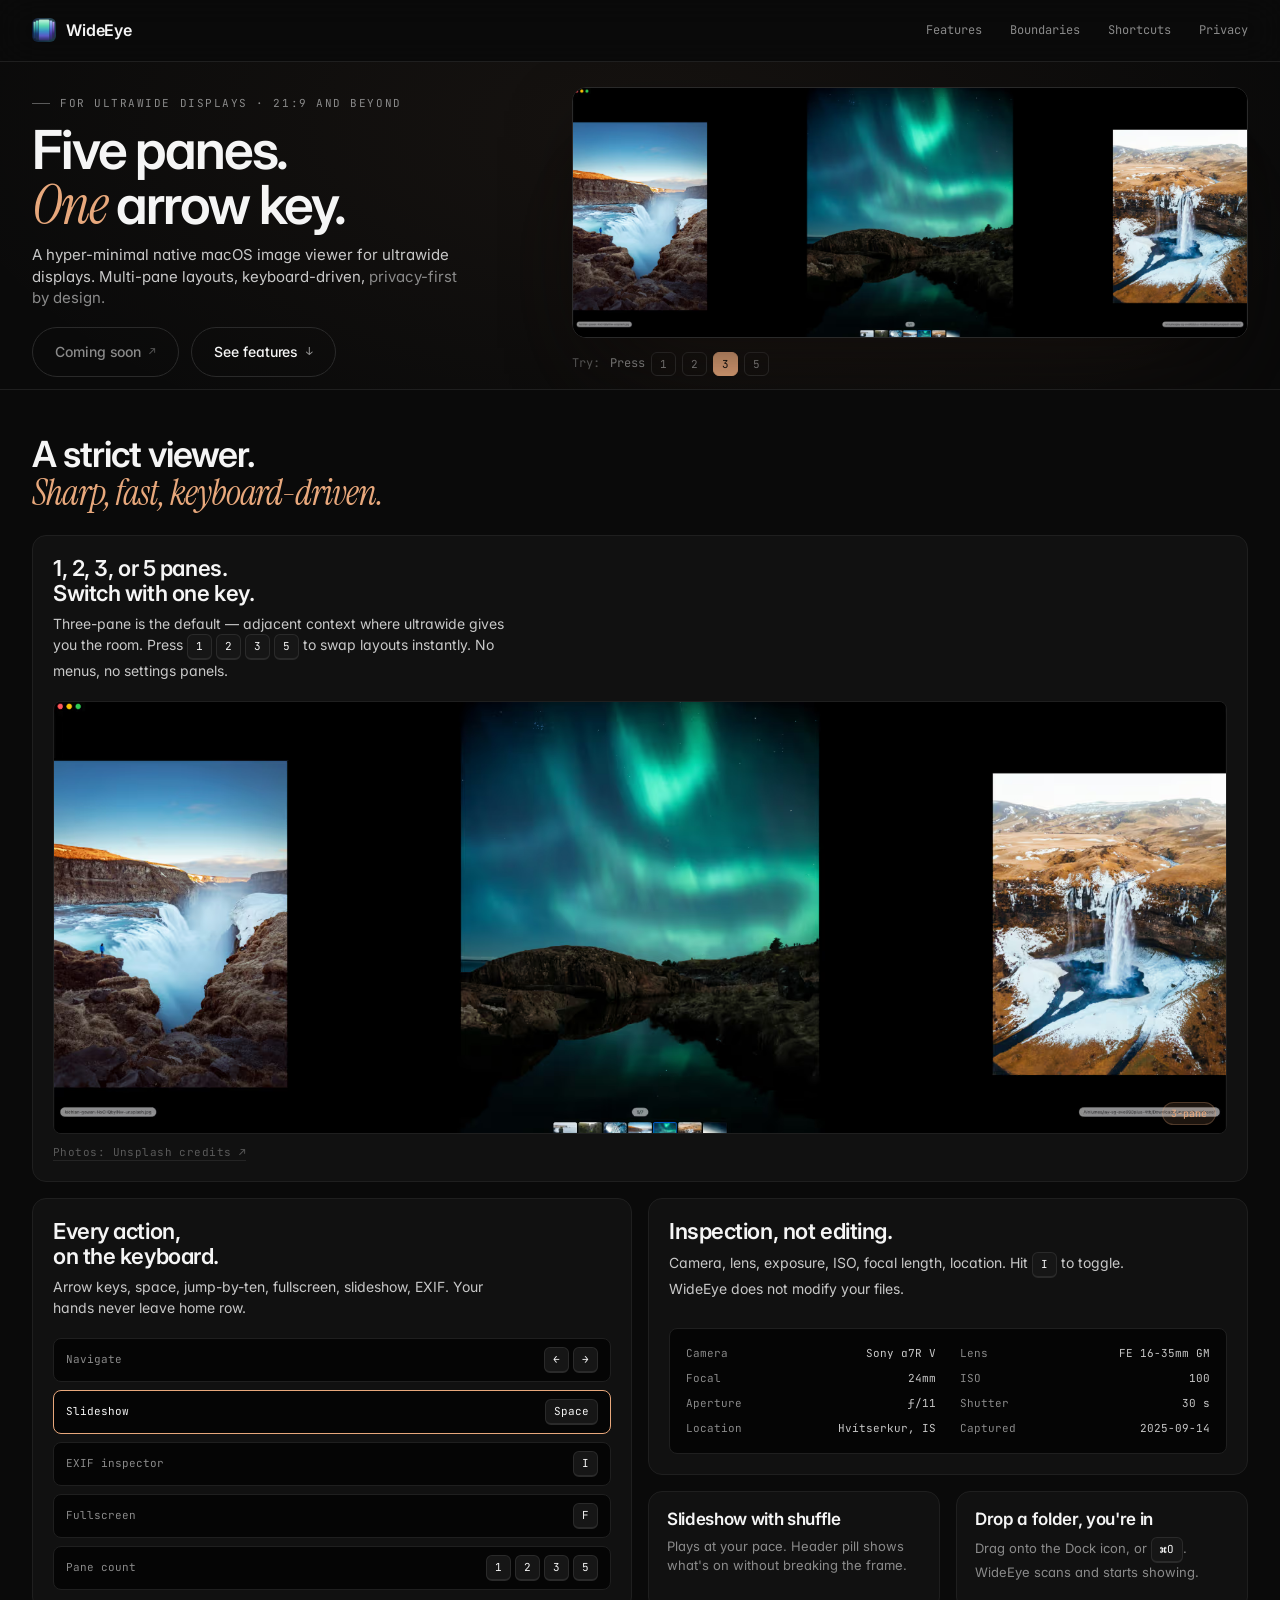
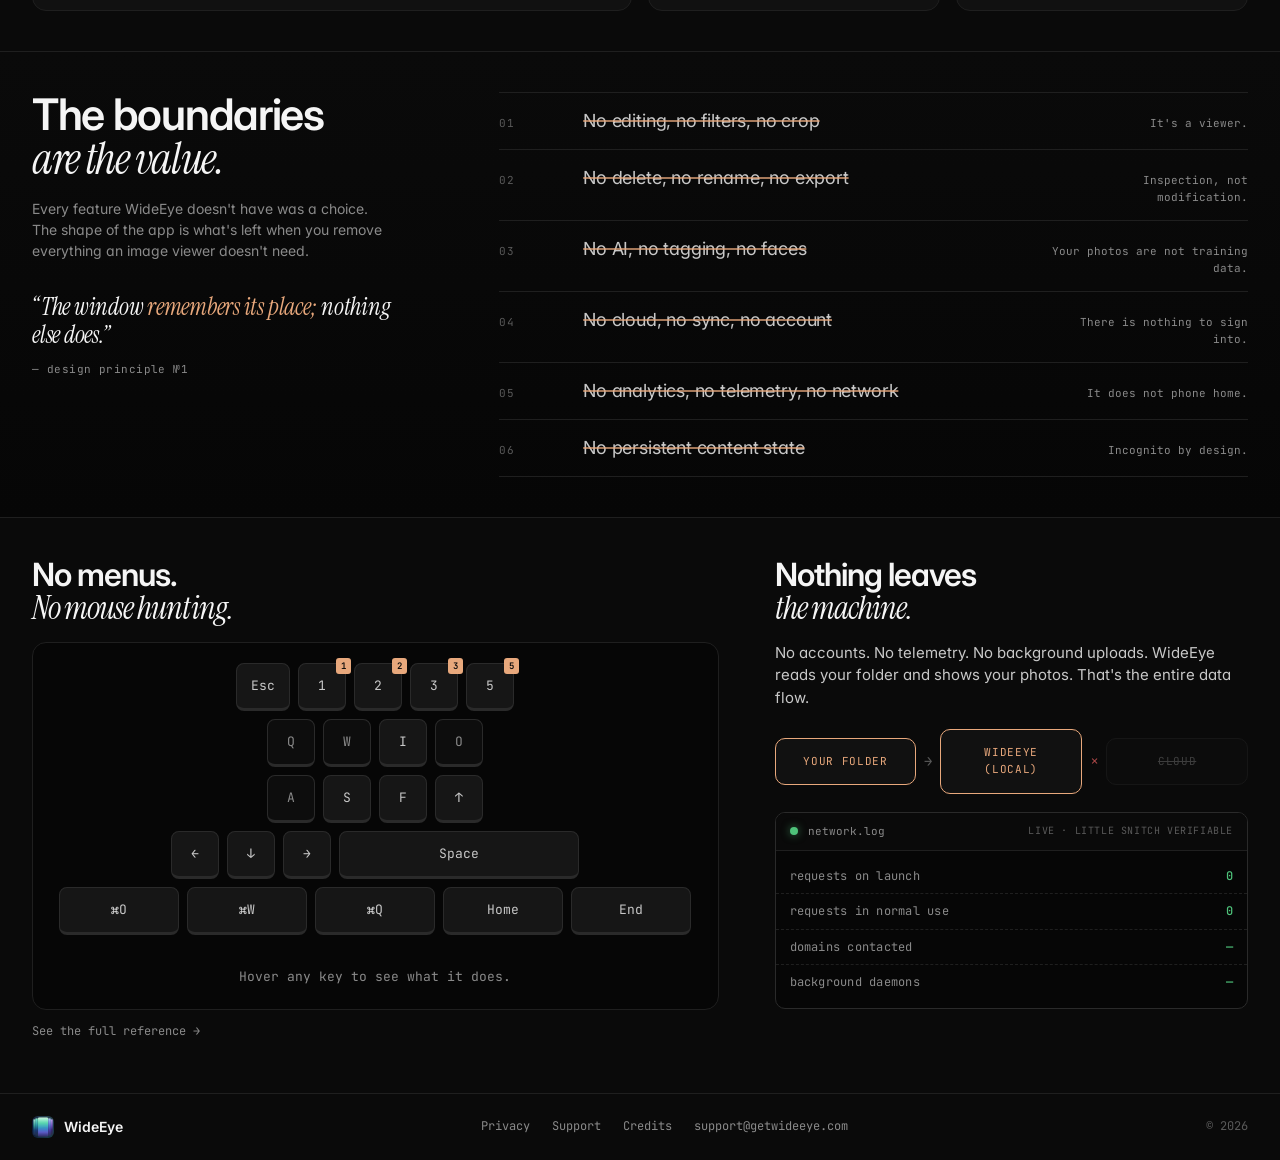
<file: index.html>
<!DOCTYPE html>
<html lang="en">
<head>
  <meta charset="UTF-8">
  <meta name="viewport" content="width=device-width, initial-scale=1.0">
  <title>WideEye — The image viewer for ultrawide displays</title>
  <meta name="description" content="A hyper-minimal, ultrawide-optimized native macOS image viewer. Multi-pane layouts, keyboard-driven, privacy-first.">
  <link rel="icon" type="image/png" sizes="16x16" href="favicon-16.png">
  <link rel="icon" type="image/png" sizes="32x32" href="favicon-32.png">
  <link rel="icon" type="image/png" sizes="48x48" href="favicon-48.png">
  <link rel="apple-touch-icon" sizes="180x180" href="apple-touch-icon.png">

  <meta property="og:title" content="WideEye">
  <meta property="og:description" content="The image viewer for ultrawide displays.">
  <meta property="og:image" content="https://getwideeye.com/og-image.png">
  <meta property="og:image:width" content="1200">
  <meta property="og:image:height" content="630">
  <meta property="og:image:type" content="image/png">
  <meta property="og:image:alt" content="WideEye — the image viewer for ultrawide displays.">
  <meta property="og:url" content="https://getwideeye.com">
  <meta name="twitter:card" content="summary_large_image">

  <link rel="preconnect" href="https://fonts.googleapis.com">
  <link rel="preconnect" href="https://fonts.gstatic.com" crossorigin>
  <link href="https://fonts.googleapis.com/css2?family=Inter:wght@300;400;500;600;700&family=Instrument+Serif:ital@0;1&family=JetBrains+Mono:wght@400;500&display=swap" rel="stylesheet">
  <link rel="stylesheet" href="we-styles.css">

  <style>
    :root {
      --bg: #0a0a0a;
      --bg-1: #111;
      --bg-2: #161616;
      --fg: #f5f5f5;
      --fg-2: #c8c8c8;
      --muted: #8a8a8a;
      --muted-2: #5a5a5a;
      --line: #1f1f1f;
      --line-2: #2a2a2a;
      --accent: #e8a87c;
      --accent-2: #f4c8a4;
      --max-narrow: 920px;
      --max: 1320px;
      --max-wide: 1520px;
      --pane-gap: 14px;
    }
    * { box-sizing: border-box; }
    html, body {
      margin: 0; padding: 0;
      background: var(--bg);
      color: var(--fg);
      font-family: "Inter", -apple-system, BlinkMacSystemFont, "SF Pro Text", system-ui, sans-serif;
      font-size: 16px;
      line-height: 1.55;
      -webkit-font-smoothing: antialiased;
      text-rendering: optimizeLegibility;
      overflow-x: hidden;
    }
    body { font-feature-settings: "ss01", "cv11"; }

    .mono { font-family: "JetBrains Mono", ui-monospace, "SF Mono", Menlo, monospace; }
    .serif { font-family: "Instrument Serif", "Iowan Old Style", Georgia, serif; font-style: italic; font-weight: 400; }

    .wrap { max-width: var(--max); margin: 0 auto; padding: 0 32px; }
    .wrap-narrow { max-width: var(--max-narrow); margin: 0 auto; padding: 0 32px; }
    .wrap-wide { max-width: var(--max-wide); margin: 0 auto; padding: 0 32px; }

    .eyebrow {
      font-family: "JetBrains Mono", ui-monospace, monospace;
      font-size: 11px;
      letter-spacing: 0.14em;
      text-transform: uppercase;
      color: var(--muted);
      display: inline-flex;
      align-items: center;
      gap: 10px;
    }
    .eyebrow::before {
      content: "";
      display: inline-block;
      width: 18px;
      height: 1px;
      background: var(--muted-2);
    }

    a { color: var(--fg); text-decoration: none; }
    a:hover { color: var(--accent); }

    kbd {
      display: inline-flex;
      align-items: center;
      justify-content: center;
      font-family: "JetBrains Mono", ui-monospace, monospace;
      font-size: 11px;
      line-height: 1;
      padding: 6px 8px;
      min-width: 24px;
      background: #161616;
      border: 1px solid var(--line-2);
      border-bottom-width: 2px;
      border-radius: 6px;
      color: var(--fg);
    }

    /* ───────── Header ───────── */
    header.site {
      position: sticky; top: 0; z-index: 50;
      padding: 18px 0;
      backdrop-filter: blur(20px) saturate(120%);
      -webkit-backdrop-filter: blur(20px) saturate(120%);
      background: rgba(10,10,10,0.6);
      border-bottom: 1px solid var(--line);
    }
    header.site .row {
      max-width: var(--max-wide);
      margin: 0 auto;
      padding: 0 32px;
      display: flex;
      align-items: center;
      justify-content: space-between;
      gap: 24px;
    }
    .brand {
      display: flex; align-items: center; gap: 10px;
      font-weight: 600;
      letter-spacing: -0.01em;
    }
    .brand img { width: 24px; height: 24px; border-radius: 6px; }
    header nav {
      display: flex; gap: 28px;
      font-family: "JetBrains Mono", monospace;
      font-size: 12px;
      color: var(--muted);
    }
    header nav a { color: var(--muted); }
    header nav a:hover { color: var(--fg); }

    /* ───────── Hero — split layout ───────── */
    .hero { padding: 24px 0 12px; position: relative; overflow: hidden; }
    .hero-inner {
      position: relative; z-index: 1;
      max-width: var(--max);
      margin: 0 auto;
      padding: 0 32px;
      display: grid;
      grid-template-columns: minmax(320px, 0.85fr) minmax(0, 1.15fr);
      gap: 40px;
      align-items: center;
    }
    .hero-copy { text-align: left; }
    .hero h1 {
      font-size: clamp(36px, 4.2vw, 60px);
      line-height: 0.98;
      letter-spacing: -0.04em;
      font-weight: 600;
      margin: 12px 0 0;
    }
    .hero h1 .serif { font-size: 1.05em; letter-spacing: -0.02em; color: var(--accent); }
    .hero .tag {
      max-width: 440px;
      margin: 12px 0 0;
      font-size: 15px;
      line-height: 1.45;
      color: var(--fg-2);
    }
    .hero .tag em { color: var(--muted); font-style: normal; }
    .hero-actions {
      margin-top: 18px;
      display: flex;
      gap: 12px;
      align-items: center;
      flex-wrap: wrap;
    }
    .hero::before {
      content: "";
      position: absolute; inset: 0;
      background: radial-gradient(ellipse 1200px 600px at 50% 20%, color-mix(in oklab, var(--accent) 8%, transparent), transparent 60%);
      pointer-events: none;
      opacity: 0.7;
    }

    .btn {
      font-family: "Inter", sans-serif;
      font-size: 14px;
      font-weight: 500;
      letter-spacing: -0.005em;
      padding: 13px 22px;
      border-radius: 999px;
      border: 1px solid transparent;
      cursor: pointer;
      transition: all 0.15s ease;
      text-decoration: none;
      display: inline-flex; align-items: center; gap: 8px;
    }
    .btn-primary { background: var(--fg); color: #0a0a0a; }
    .btn-primary:hover { background: var(--accent-2); color: #0a0a0a; }
    .btn-ghost { background: transparent; color: var(--fg); border-color: var(--line-2); }
    .btn-ghost:hover { border-color: var(--muted); color: var(--fg); }
    .btn .mono { font-size: 11px; opacity: 0.6; }
    .btn-disabled {
      background: transparent; color: var(--muted);
      border-color: var(--line-2);
      cursor: default;
    }

    /* ───────── Sections ───────── */
    section.block {
      padding: 40px 0;
      border-top: 1px solid var(--line);
      position: relative;
    }
    section.block.tight { padding: 28px 0; }
    .sec-head {
      display: flex;
      align-items: baseline;
      justify-content: space-between;
      gap: 32px;
      margin-bottom: 24px;
      flex-wrap: wrap;
    }
    .sec-head h2 {
      font-size: clamp(26px, 3vw, 36px);
      letter-spacing: -0.03em;
      line-height: 1.05;
      font-weight: 600;
      margin: 6px 0 0;
      max-width: 720px;
    }
    .sec-head h2 .serif { color: var(--accent); }
    .sec-head .lead { color: var(--muted); max-width: 380px; font-size: 15px; line-height: 1.55; }

    /* ───────── Footer ───────── */
    footer.site {
      padding: 22px 0;
      border-top: 1px solid var(--line);
      color: var(--muted);
      font-size: 13px;
    }
    footer.site .row.mini {
      max-width: var(--max-wide);
      margin: 0 auto;
      padding: 0 32px;
      display: flex;
      align-items: center;
      justify-content: space-between;
      gap: 24px;
      flex-wrap: wrap;
    }
    .footer-brand { display: flex; align-items: center; gap: 10px; }
    .footer-brand img { width: 22px; height: 22px; border-radius: 6px; }
    .footer-brand b { font-size: 14px; font-weight: 600; color: var(--fg); }
    .footer-links { display: flex; gap: 22px; font-size: 12px; }
    .footer-links a { color: var(--muted); }
    .footer-links a:hover { color: var(--accent); }

    .accent { color: var(--accent); }

    @media (max-width: 900px) {
      .hero-inner { grid-template-columns: 1fr; gap: 24px; text-align: center; }
      .hero-copy { text-align: center; }
      .hero .tag { margin-left: auto; margin-right: auto; }
      .hero-actions { justify-content: center; }
      header nav { display: none; }
    }
    @media (max-width: 720px) {
      .hero { padding: 16px 0 8px; }
      section.block { padding: 32px 0; }
    }
  </style>
</head>
<body>

<header class="site">
  <div class="row">
    <a href="/" class="brand">
      <img src="icon.png" alt="">
      WideEye
    </a>
    <nav>
      <a href="#features">Features</a>
      <a href="#manifesto">Boundaries</a>
      <a href="#shortcuts">Shortcuts</a>
      <a href="/privacy.html">Privacy</a>
    </nav>
  </div>
</header>

<main>

  <!-- ───────── Hero ───────── -->
  <section class="hero">
    <div class="hero-inner">
      <div class="hero-copy">
        <span class="eyebrow">For ultrawide displays&nbsp;·&nbsp;21:9 and beyond</span>
        <h1>Five panes.<br><span class="serif">One</span> arrow key.</h1>
        <p class="tag">A hyper-minimal native macOS image viewer for ultrawide displays. Multi-pane layouts, keyboard-driven, <em>privacy-first by design.</em></p>
        <div class="hero-actions">
          <!-- When the app ships on the Mac App Store, replace the disabled span with:
               <a class="btn btn-primary" href="https://apps.apple.com/app/idXXXXXXXXX">
                 <span>Get it on the Mac App Store</span><span class="mono">↗</span>
               </a> -->
          <span class="btn btn-disabled">
            <span>Coming soon</span>
            <span class="mono">↗</span>
          </span>
          <a class="btn btn-ghost" href="#features">
            <span>See features</span>
            <span class="mono">↓</span>
          </a>
        </div>
      </div>

      <div class="hero-stage" style="margin:0;padding:0;max-width:none">
        <div class="we-app">
          <div class="we-screenshot-stack">
            <picture><source srcset="pane-1panel.avif" type="image/avif"><img class="we-screenshot" src="pane-1panel.jpg" alt="1-pane layout" data-n="1" data-active="false" draggable="false"></picture>
            <picture><source srcset="pane-2panel.avif" type="image/avif"><img class="we-screenshot" src="pane-2panel.jpg" alt="2-pane layout" data-n="2" data-active="false" draggable="false"></picture>
            <picture><source srcset="pane-3panel.avif" type="image/avif"><img class="we-screenshot" src="pane-3panel.jpg" alt="3-pane layout" data-n="3" data-active="true" draggable="false"></picture>
            <picture><source srcset="pane-5panel.avif" type="image/avif"><img class="we-screenshot" src="pane-5panel.jpg" alt="5-pane layout" data-n="5" data-active="false" draggable="false"></picture>
          </div>
        </div>
        <div class="hero-try mono">
          <span style="opacity:0.55">Try:</span>
          <span style="display:inline-flex;gap:6px;align-items:center">
            Press
            <button class="hero-try-key" data-n="1"><kbd>1</kbd></button>
            <button class="hero-try-key" data-n="2"><kbd>2</kbd></button>
            <button class="hero-try-key" data-n="3" data-active="true"><kbd>3</kbd></button>
            <button class="hero-try-key" data-n="5"><kbd>5</kbd></button>
          </span>
        </div>
      </div>
    </div>
  </section>

  <!-- ───────── Features ───────── -->
  <section class="block" id="features">
    <div class="wrap">
      <div class="sec-head">
        <h2>A strict viewer.<br><span class="serif">Sharp, fast, keyboard-driven.</span></h2>
      </div>

      <div class="feat-grid">
        <!-- Large showcase: multi-pane mini demo -->
        <div class="feat-card large">
          <h3 class="feat-title">1, 2, 3, or 5 panes.<br>Switch with one key.</h3>
          <p class="feat-desc">Three-pane is the default — adjacent context where ultrawide gives you the room. Press <kbd>1</kbd> <kbd>2</kbd> <kbd>3</kbd> <kbd>5</kbd> to swap layouts instantly. No menus, no settings panels.</p>
          <div class="feat-visual">
            <div class="mini-pane-wrap">
              <picture><source srcset="pane-1panel.avif" type="image/avif"><img class="mini-pane-img" src="pane-1panel.jpg" alt="1-pane" data-n="1" data-active="false" draggable="false"></picture>
              <picture><source srcset="pane-2panel.avif" type="image/avif"><img class="mini-pane-img" src="pane-2panel.jpg" alt="2-pane" data-n="2" data-active="false" draggable="false"></picture>
              <picture><source srcset="pane-3panel.avif" type="image/avif"><img class="mini-pane-img" src="pane-3panel.jpg" alt="3-pane" data-n="3" data-active="true" draggable="false"></picture>
              <picture><source srcset="pane-5panel.avif" type="image/avif"><img class="mini-pane-img" src="pane-5panel.jpg" alt="5-pane" data-n="5" data-active="false" draggable="false"></picture>
              <div class="mini-pane-label mono">3-pane</div>
            </div>
          </div>
          <div class="feat-credit mono">
            <a href="/credits.html">Photos: Unsplash credits&nbsp;↗</a>
          </div>
        </div>

        <!-- Keyboard — tall left column -->
        <div class="feat-card tall">
          <h3 class="feat-title">Every action,<br>on the keyboard.</h3>
          <p class="feat-desc">Arrow keys, space, jump-by-ten, fullscreen, slideshow, EXIF. Your hands never leave home row.</p>
          <div class="feat-visual">
            <div class="kbd-demo">
              <div class="kbd-demo-row"><span>Navigate</span><span class="keys"><kbd>←</kbd><kbd>→</kbd></span></div>
              <div class="kbd-demo-row"><span>Slideshow</span><span class="keys"><kbd>Space</kbd></span></div>
              <div class="kbd-demo-row"><span>EXIF inspector</span><span class="keys"><kbd>I</kbd></span></div>
              <div class="kbd-demo-row"><span>Fullscreen</span><span class="keys"><kbd>F</kbd></span></div>
              <div class="kbd-demo-row"><span>Pane count</span><span class="keys"><kbd>1</kbd><kbd>2</kbd><kbd>3</kbd><kbd>5</kbd></span></div>
            </div>
          </div>
        </div>

        <!-- Right column stack: EXIF + two small -->
        <div class="feat-card">
          <h3 class="feat-title">Inspection, not editing.</h3>
          <p class="feat-desc">Camera, lens, exposure, ISO, focal length, location. Hit <kbd>I</kbd> to toggle. WideEye does not modify your files.</p>
          <div class="feat-visual">
            <div class="exif-demo">
              <div class="row"><span>Camera</span><span class="v">Sony α7R V</span></div>
              <div class="row"><span>Lens</span><span class="v">FE 16-35mm GM</span></div>
              <div class="row"><span>Focal</span><span class="v">24mm</span></div>
              <div class="row"><span>ISO</span><span class="v">100</span></div>
              <div class="row"><span>Aperture</span><span class="v">ƒ/11</span></div>
              <div class="row"><span>Shutter</span><span class="v">30 s</span></div>
              <div class="row"><span>Location</span><span class="v">Hvítserkur, IS</span></div>
              <div class="row"><span>Captured</span><span class="v">2025-09-14</span></div>
            </div>
          </div>
        </div>

        <div class="feat-card small">
          <h3 class="feat-title">Slideshow with shuffle</h3>
          <p class="feat-desc">Plays at your pace. Header pill shows what's on without breaking the frame.</p>
        </div>
        <div class="feat-card small">
          <h3 class="feat-title">Drop a folder, you're in</h3>
          <p class="feat-desc">Drag onto the Dock icon, or <kbd>⌘O</kbd>. WideEye scans and starts showing.</p>
        </div>
      </div>
    </div>
  </section>

  <!-- ───────── Manifesto ───────── -->
  <section class="block manifesto" id="manifesto">
    <div class="wrap">
      <div class="manifesto-grid">
        <div>
          <h2 style="font-size:clamp(28px,3.4vw,44px);letter-spacing:-0.03em;line-height:1.02;font-weight:600;margin:0 0 16px">
            The boundaries<br><span class="serif">are the value.</span>
          </h2>
          <p style="color:var(--muted);font-size:14px;max-width:360px;line-height:1.5;margin:0">
            Every feature WideEye doesn't have was a choice. The shape of the app is what's left when you remove everything an image viewer doesn't need.
          </p>
          <p class="quote" style="font-family:'Instrument Serif',Georgia,serif;font-style:italic;font-size:24px;line-height:1.2;letter-spacing:-0.01em;color:var(--fg);margin:32px 0 8px;max-width:360px">
            &ldquo;The window <span class="accent">remembers its place;</span> nothing else does.&rdquo;
          </p>
          <p class="mono" style="font-size:11px;color:var(--muted);letter-spacing:0.04em">— design principle №1</p>
        </div>

        <ul class="manifesto-list">
          <li><span class="num">01</span><span class="strike">No editing, no filters, no crop</span><span class="why">It's a viewer.</span></li>
          <li><span class="num">02</span><span class="strike">No delete, no rename, no export</span><span class="why">Inspection, not modification.</span></li>
          <li><span class="num">03</span><span class="strike">No AI, no tagging, no faces</span><span class="why">Your photos are not training data.</span></li>
          <li><span class="num">04</span><span class="strike">No cloud, no sync, no account</span><span class="why">There is nothing to sign into.</span></li>
          <li><span class="num">05</span><span class="strike">No analytics, no telemetry, no network</span><span class="why">It does not phone home.</span></li>
          <li><span class="num">06</span><span class="strike">No persistent content state</span><span class="why">Incognito by design.</span></li>
        </ul>
      </div>
    </div>
  </section>

  <!-- ───────── Shortcuts + Privacy ───────── -->
  <section class="block" id="shortcuts">
    <div class="wrap">
      <div class="sp-grid">
        <!-- Keyboard side -->
        <div>
          <h2 style="font-size:clamp(24px,2.6vw,32px);letter-spacing:-0.03em;line-height:1.05;font-weight:600;margin:0 0 16px">
            No menus.<br><span class="serif">No mouse hunting.</span>
          </h2>

          <div class="kbmap" style="padding:20px">
            <div class="kbmap-rows">
              <div class="kbmap-row">
                <button class="kbmap-key" data-k="Esc">Esc</button>
                <button class="kbmap-key" data-k="1">1<span class="badge">1</span></button>
                <button class="kbmap-key" data-k="2">2<span class="badge">2</span></button>
                <button class="kbmap-key" data-k="3">3<span class="badge">3</span></button>
                <button class="kbmap-key" data-k="5">5<span class="badge">5</span></button>
              </div>
              <div class="kbmap-row">
                <button class="kbmap-key mod" data-k="Q">Q</button>
                <button class="kbmap-key mod" data-k="W">W</button>
                <button class="kbmap-key" data-k="I">I</button>
                <button class="kbmap-key mod" data-k="O">O</button>
              </div>
              <div class="kbmap-row">
                <button class="kbmap-key mod" data-k="A">A</button>
                <button class="kbmap-key" data-k="S">S</button>
                <button class="kbmap-key" data-k="F">F</button>
                <button class="kbmap-key" data-k="↑">↑</button>
              </div>
              <div class="kbmap-row">
                <button class="kbmap-key" data-k="←">←</button>
                <button class="kbmap-key" data-k="↓">↓</button>
                <button class="kbmap-key" data-k="→">→</button>
                <button class="kbmap-key xwide" data-k="Space">Space</button>
              </div>
              <div class="kbmap-row">
                <button class="kbmap-key wide" data-k="⌘O">⌘O</button>
                <button class="kbmap-key wide" data-k="⌘W">⌘W</button>
                <button class="kbmap-key wide" data-k="⌘Q">⌘Q</button>
                <button class="kbmap-key wide" data-k="Home">Home</button>
                <button class="kbmap-key wide" data-k="End">End</button>
              </div>
            </div>
            <div class="kbmap-readout">Hover any key to see what it does.</div>
          </div>

          <p style="margin-top:12px;font-size:12px;color:var(--muted);font-family:'JetBrains Mono',monospace">
            <a href="/shortcuts.html" style="color:var(--muted)">See the full reference →</a>
          </p>
        </div>

        <!-- Privacy side -->
        <div>
          <h2 style="font-size:clamp(24px,2.6vw,32px);letter-spacing:-0.03em;line-height:1.05;font-weight:600;margin:0 0 16px">
            Nothing leaves<br><span class="serif">the machine.</span>
          </h2>
          <p style="color:var(--fg-2);font-size:15px;line-height:1.5;margin:0 0 20px;max-width:460px">
            No accounts. No telemetry. No background uploads. WideEye reads your folder and shows your photos. That's the entire data flow.
          </p>

          <div class="privacy-diagram">
            <div class="node live">Your folder</div>
            <div class="arrow">→</div>
            <div class="node live">WideEye<br>(local)</div>
            <div class="arrow x">&nbsp;</div>
            <div class="node dead">Cloud</div>
          </div>

          <div class="netlog">
            <div class="netlog-head">
              <span class="dot"></span>
              <span class="mono">network.log</span>
              <span class="mono netlog-meta">live · Little Snitch verifiable</span>
            </div>
            <div class="netlog-body mono">
              <div class="netlog-row"><span class="k">requests on launch</span><span class="v zero">0</span></div>
              <div class="netlog-row"><span class="k">requests in normal use</span><span class="v zero">0</span></div>
              <div class="netlog-row"><span class="k">domains contacted</span><span class="v zero">—</span></div>
              <div class="netlog-row"><span class="k">background daemons</span><span class="v zero">—</span></div>
            </div>
          </div>
        </div>
      </div>
    </div>
  </section>

</main>

<footer class="site">
  <div class="row mini">
    <div class="footer-brand">
      <img src="icon.png" alt="">
      <b>WideEye</b>
    </div>
    <div class="footer-links mono">
      <a href="/privacy.html">Privacy</a>
      <a href="/support.html">Support</a>
      <a href="/credits.html">Credits</a>
      <a href="mailto:support@getwideeye.com">support@getwideeye.com</a>
    </div>
    <span class="mono" style="color:var(--muted-2);font-size:12px">© 2026</span>
  </div>
</footer>

<script src="we-app.js" defer></script>

</body>
</html>
</file>
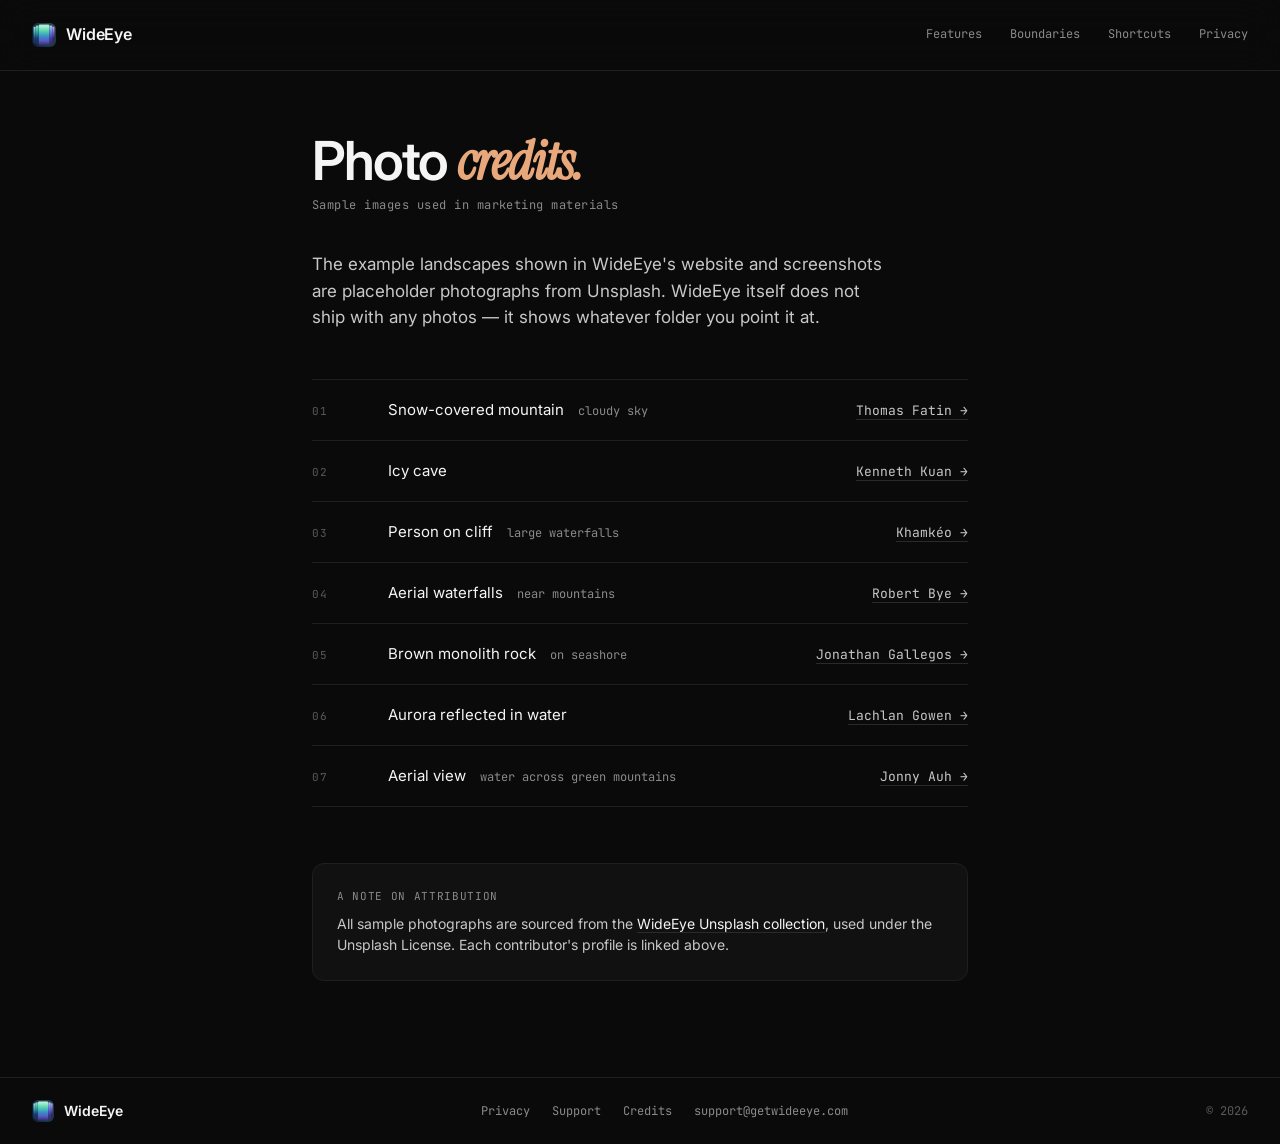
<file: credits.html>
<!DOCTYPE html>
<html lang="en">
<head>
  <meta charset="UTF-8">
  <meta name="viewport" content="width=device-width, initial-scale=1.0">
  <title>Credits — WideEye</title>
  <meta name="description" content="Photo credits and attributions for WideEye marketing materials.">
  <link rel="icon" type="image/png" href="icon.png">
  <link rel="apple-touch-icon" href="icon.png">

  <meta property="og:title" content="Credits — WideEye">
  <meta property="og:description" content="Photo credits and attributions for WideEye marketing materials.">
  <meta property="og:image" content="https://getwideeye.com/og-image.png">
  <meta property="og:image:width" content="1200">
  <meta property="og:image:height" content="630">
  <meta property="og:image:type" content="image/png">
  <meta property="og:url" content="https://getwideeye.com/credits.html">
  <meta name="twitter:card" content="summary_large_image">


  <link rel="preconnect" href="https://fonts.googleapis.com">
  <link rel="preconnect" href="https://fonts.gstatic.com" crossorigin>
  <link href="https://fonts.googleapis.com/css2?family=Inter:wght@300;400;500;600;700&family=Instrument+Serif:ital@0;1&family=JetBrains+Mono:wght@400;500&display=swap" rel="stylesheet">

  <style>
    :root {
      --bg: #0a0a0a;
      --bg-1: #111;
      --fg: #f5f5f5;
      --fg-2: #c8c8c8;
      --muted: #8a8a8a;
      --muted-2: #5a5a5a;
      --line: #1f1f1f;
      --line-2: #2a2a2a;
      --accent: #e8a87c;
    }
    * { box-sizing: border-box; }
    html, body {
      margin: 0; padding: 0;
      background: var(--bg);
      color: var(--fg);
      font-family: "Inter", -apple-system, system-ui, sans-serif;
      font-size: 16px;
      line-height: 1.6;
      -webkit-font-smoothing: antialiased;
    }
    .mono { font-family: "JetBrains Mono", ui-monospace, monospace; }
    .serif { font-family: "Instrument Serif", Georgia, serif; font-style: italic; }
    a { color: var(--fg); text-decoration: none; border-bottom: 1px solid var(--line-2); }
    a:hover { color: var(--accent); border-bottom-color: var(--accent); }

    .wrap { max-width: 720px; margin: 0 auto; padding: 0 32px; }

    header.site {
      padding: 22px 0;
      border-bottom: 1px solid var(--line);
      backdrop-filter: blur(20px);
      background: rgba(10, 10, 10, 0.6);
      position: sticky; top: 0; z-index: 50;
    }
    header.site .row {
      max-width: 1320px; margin: 0 auto; padding: 0 32px;
      display: flex; align-items: center; justify-content: space-between;
    }
    .brand {
      display: flex; align-items: center; gap: 10px;
      font-weight: 600; letter-spacing: -0.01em;
      border-bottom: 0;
    }
    .brand img { width: 24px; height: 24px; border-radius: 6px; }
    header nav { display: flex; gap: 28px; font-family: "JetBrains Mono", monospace; font-size: 12px; }
    header nav a { color: var(--muted); border-bottom: 0; }
    header nav a:hover { color: var(--fg); }

    article.doc { padding: 64px 0 96px; }
    h1 {
      font-size: clamp(36px, 4.2vw, 56px);
      font-weight: 600;
      letter-spacing: -0.04em;
      line-height: 0.98;
      margin: 0 0 8px;
    }
    h1 .serif { color: var(--accent); }
    .meta {
      font-family: "JetBrains Mono", monospace;
      font-size: 12px;
      color: var(--muted);
      margin: 0 0 36px;
      letter-spacing: 0.04em;
    }
    .lede {
      font-size: 17px;
      color: var(--fg-2);
      max-width: 580px;
      margin: 0 0 48px;
      line-height: 1.55;
    }

    .credits-list {
      list-style: none;
      padding: 0;
      margin: 0;
      border-top: 1px solid var(--line);
    }
    .credits-list li {
      display: grid;
      grid-template-columns: 60px 1fr auto;
      align-items: baseline;
      gap: 16px;
      padding: 18px 0;
      border-bottom: 1px solid var(--line);
    }
    .credits-list .num {
      font-family: "JetBrains Mono", monospace;
      font-size: 11px;
      color: var(--muted-2);
      letter-spacing: 0.06em;
    }
    .credits-list .what {
      color: var(--fg);
      font-size: 15px;
    }
    .credits-list .what .hint {
      color: var(--muted);
      font-family: "JetBrains Mono", monospace;
      font-size: 12px;
      margin-left: 10px;
    }
    .credits-list .who {
      font-family: "JetBrains Mono", monospace;
      font-size: 13px;
      color: var(--fg-2);
    }
    .credits-list .who a { color: var(--fg-2); border-bottom-color: var(--line-2); }
    .credits-list .who a:hover { color: var(--accent); border-bottom-color: var(--accent); }

    .source-note {
      margin: 56px 0 0;
      padding: 24px;
      border: 1px solid var(--line);
      border-radius: 12px;
      background: var(--bg-1);
      font-size: 14px;
      color: var(--fg-2);
      line-height: 1.55;
    }
    .source-note .mono { font-size: 11px; color: var(--muted); letter-spacing: 0.06em; text-transform: uppercase; display: block; margin-bottom: 8px; }

    footer.site {
      padding: 22px 0;
      border-top: 1px solid var(--line);
      color: var(--muted);
      font-size: 13px;
    }
    footer.site .row {
      max-width: 1520px; margin: 0 auto; padding: 0 32px;
      display: flex; align-items: center; justify-content: space-between;
      gap: 24px; flex-wrap: wrap;
    }
    footer .footer-brand { display: flex; align-items: center; gap: 10px; }
    footer .footer-brand img { width: 22px; height: 22px; border-radius: 6px; }
    footer .footer-brand b { color: var(--fg); font-size: 14px; font-weight: 600; }
    footer .footer-links { display: flex; gap: 22px; font-size: 12px; font-family: "JetBrains Mono", monospace; }
    footer .footer-links a { color: var(--muted); border-bottom: 0; }
    footer .footer-links a:hover { color: var(--accent); }

    @media (max-width: 720px) {
      .credits-list li { grid-template-columns: 40px 1fr; }
      .credits-list .who { grid-column: 2; }
    }
  </style>
</head>
<body>

<header class="site">
  <div class="row">
    <a href="/" class="brand">
      <img src="icon.png" alt="">
      WideEye
    </a>
    <nav>
      <a href="/#features">Features</a>
      <a href="/#manifesto">Boundaries</a>
      <a href="/#shortcuts">Shortcuts</a>
      <a href="/privacy.html">Privacy</a>
    </nav>
  </div>
</header>

<article class="doc">
  <div class="wrap">
    <h1>Photo <span class="serif">credits.</span></h1>
    <p class="meta">Sample images used in marketing materials</p>

    <p class="lede">
      The example landscapes shown in WideEye's website and screenshots are placeholder photographs from Unsplash. WideEye itself does not ship with any photos &mdash; it shows whatever folder you point it at.
    </p>

    <ul class="credits-list">
      <li>
        <span class="num">01</span>
        <span class="what">Snow-covered mountain <span class="hint">cloudy sky</span></span>
        <span class="who"><a href="https://unsplash.com/@thomi" target="_blank" rel="noopener">Thomas Fatin →</a></span>
      </li>
      <li>
        <span class="num">02</span>
        <span class="what">Icy cave</span>
        <span class="who"><a href="https://unsplash.com/@heavenland" target="_blank" rel="noopener">Kenneth Kuan →</a></span>
      </li>
      <li>
        <span class="num">03</span>
        <span class="what">Person on cliff <span class="hint">large waterfalls</span></span>
        <span class="who"><a href="https://unsplash.com/@mahkeo" target="_blank" rel="noopener">Khamkéo →</a></span>
      </li>
      <li>
        <span class="num">04</span>
        <span class="what">Aerial waterfalls <span class="hint">near mountains</span></span>
        <span class="who"><a href="https://unsplash.com/@robertbye" target="_blank" rel="noopener">Robert Bye →</a></span>
      </li>
      <li>
        <span class="num">05</span>
        <span class="what">Brown monolith rock <span class="hint">on seashore</span></span>
        <span class="who"><a href="https://unsplash.com/@jonathangallegos" target="_blank" rel="noopener">Jonathan Gallegos →</a></span>
      </li>
      <li>
        <span class="num">06</span>
        <span class="what">Aurora reflected in water</span>
        <span class="who"><a href="https://unsplash.com/@lachlangowen" target="_blank" rel="noopener">Lachlan Gowen →</a></span>
      </li>
      <li>
        <span class="num">07</span>
        <span class="what">Aerial view <span class="hint">water across green mountains</span></span>
        <span class="who"><a href="https://unsplash.com/@jonnyauh" target="_blank" rel="noopener">Jonny Auh →</a></span>
      </li>
    </ul>

    <div class="source-note">
      <span class="mono">A note on attribution</span>
      All sample photographs are sourced from the <a href="https://unsplash.com/collections/lwWdW3oUUXo/WideEye" target="_blank" rel="noopener" style="color: var(--fg);">WideEye Unsplash collection</a>, used under the Unsplash License. Each contributor's profile is linked above.
    </div>
  </div>
</article>

<footer class="site">
  <div class="row">
    <div class="footer-brand">
      <img src="icon.png" alt="">
      <b>WideEye</b>
    </div>
    <div class="footer-links">
      <a href="/privacy.html">Privacy</a>
      <a href="/support.html">Support</a>
      <a href="/credits.html">Credits</a>
      <a href="mailto:support@getwideeye.com">support@getwideeye.com</a>
    </div>
    <span class="mono" style="color: var(--muted-2); font-size: 12px;">© 2026</span>
  </div>
</footer>

</body>
</html>
</file>
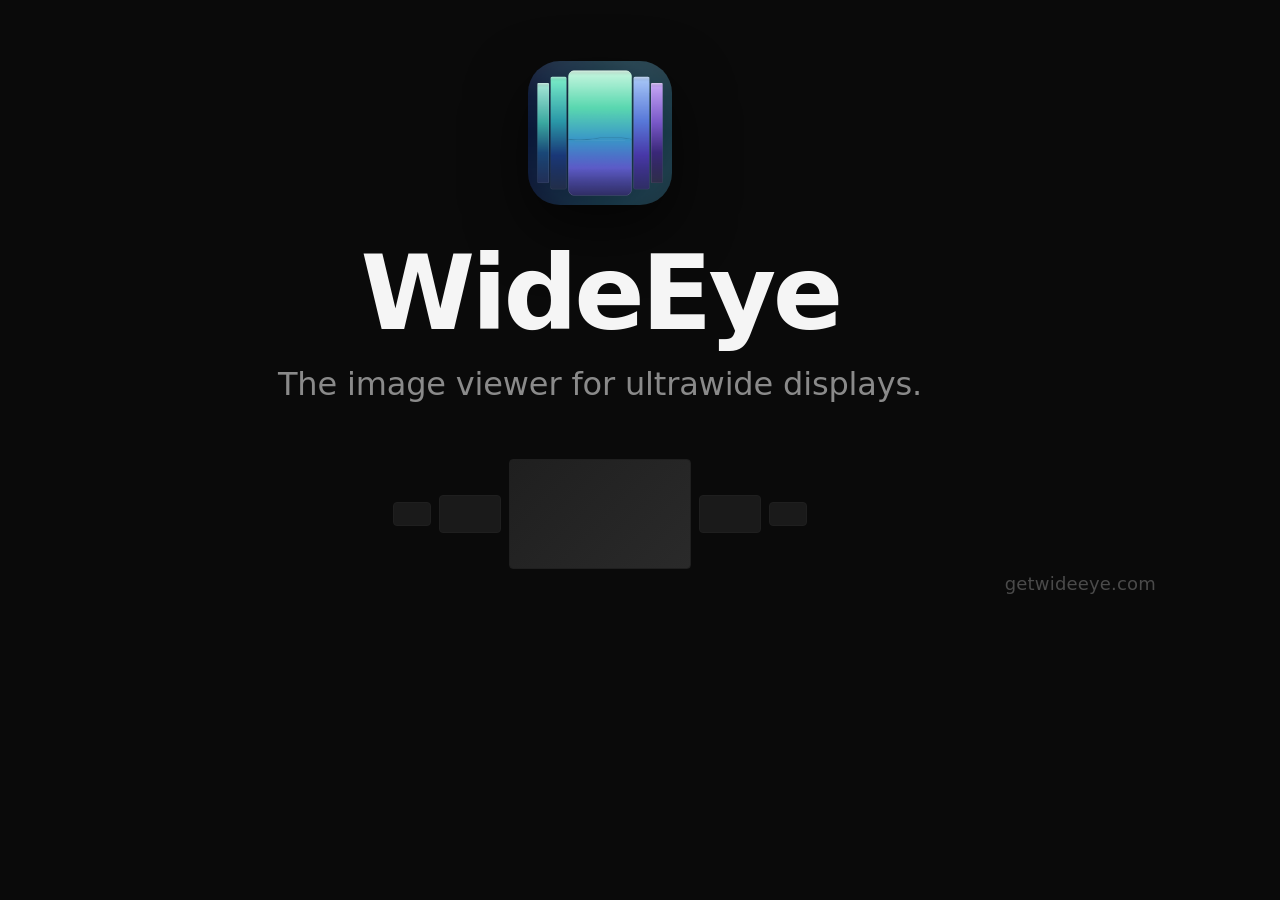
<file: og.html>
<!DOCTYPE html>
<html lang="en">
<head>
  <meta charset="UTF-8">
  <meta name="robots" content="noindex">
  <title>WideEye — OG card</title>
  <style>
    html, body { margin: 0; padding: 0; background: #0a0a0a; }
    .og {
      width: 1200px;
      height: 630px;
      box-sizing: border-box;
      background: #0a0a0a;
      color: #f5f5f5;
      font-family: -apple-system, BlinkMacSystemFont, "SF Pro Display", "SF Pro Text", "Inter", system-ui, sans-serif;
      -webkit-font-smoothing: antialiased;
      text-rendering: optimizeLegibility;
      display: flex;
      flex-direction: column;
      align-items: center;
      justify-content: center;
      position: relative;
    }
    .og img.icon {
      width: 144px;
      height: 144px;
      border-radius: 32px;
      margin-bottom: 36px;
      box-shadow: 0 24px 60px rgba(0,0,0,0.6);
    }
    .og h1 {
      margin: 0 0 20px;
      font-size: 104px;
      line-height: 1;
      letter-spacing: -0.035em;
      font-weight: 700;
    }
    .og .tag {
      margin: 0 0 56px;
      font-size: 32px;
      color: #8a8a8a;
      letter-spacing: -0.005em;
    }
    .og .panes {
      display: flex;
      gap: 8px;
      align-items: center;
    }
    .og .pane {
      background: #1a1a1a;
      border: 1px solid #1f1f1f;
      border-radius: 4px;
    }
    .og .pane.s { width: 36px; height: 22px; }
    .og .pane.m { width: 60px; height: 36px; }
    .og .pane.l { width: 180px; height: 108px; background: linear-gradient(135deg, #1f1f1f, #2a2a2a); }
    .og .domain {
      position: absolute;
      bottom: 36px;
      right: 44px;
      font-size: 18px;
      color: #4a4a4a;
      letter-spacing: 0.01em;
    }
  </style>
</head>
<body>
  <div class="og">
    <img src="icon.png" class="icon" alt="">
    <h1>WideEye</h1>
    <p class="tag">The image viewer for ultrawide displays.</p>
    <div class="panes">
      <div class="pane s"></div>
      <div class="pane m"></div>
      <div class="pane l"></div>
      <div class="pane m"></div>
      <div class="pane s"></div>
    </div>
    <span class="domain">getwideeye.com</span>
  </div>
</body>
</html>
</file>
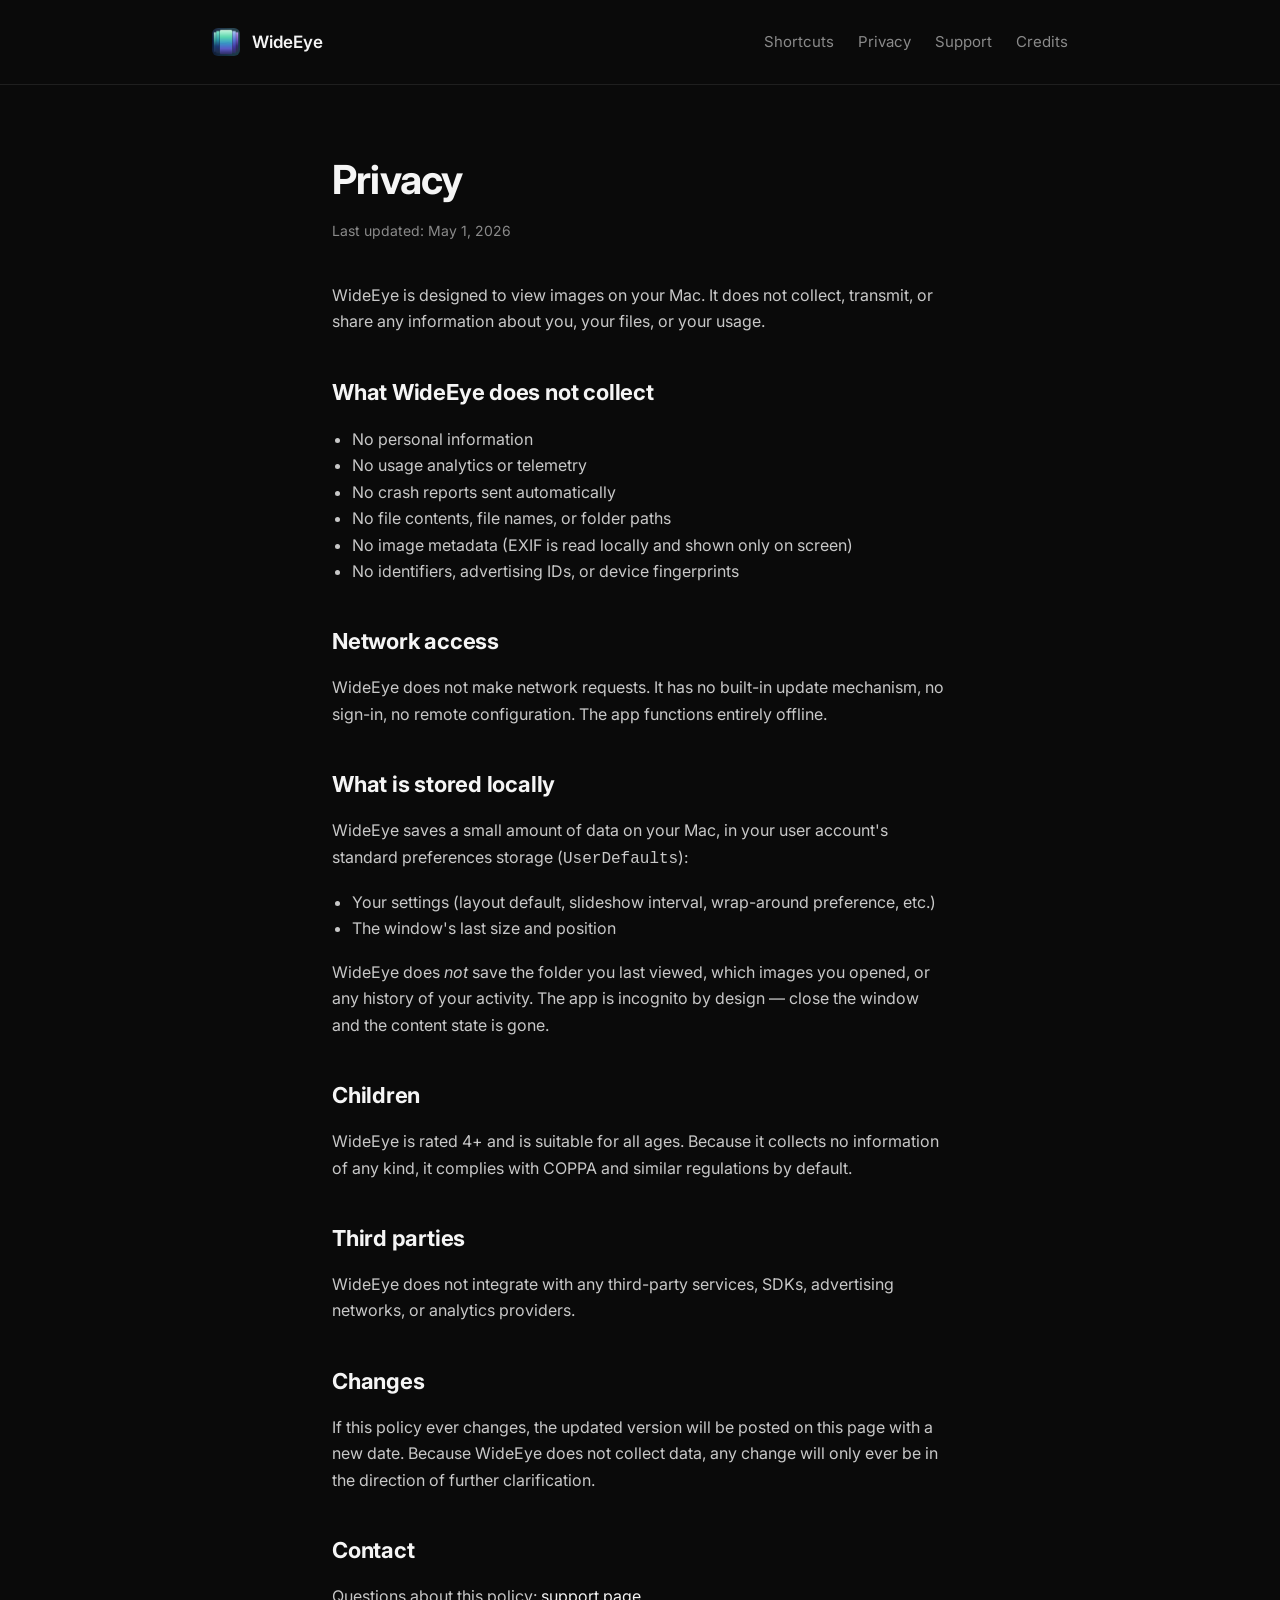
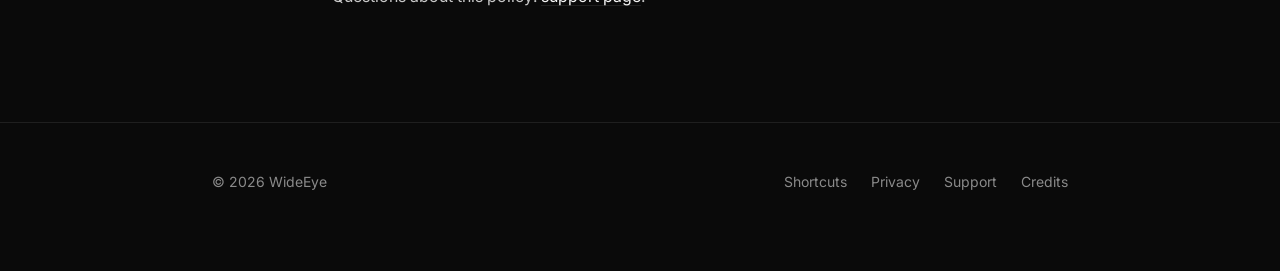
<file: privacy.html>
<!DOCTYPE html>
<html lang="en">
<head>
  <meta charset="UTF-8">
  <meta name="viewport" content="width=device-width, initial-scale=1.0">
  <title>Privacy — WideEye</title>
  <meta name="description" content="WideEye's privacy policy. No data collected, no analytics, no network access.">
  <link rel="icon" type="image/png" sizes="16x16" href="favicon-16.png">
  <link rel="icon" type="image/png" sizes="32x32" href="favicon-32.png">
  <link rel="icon" type="image/png" sizes="48x48" href="favicon-48.png">
  <link rel="apple-touch-icon" sizes="180x180" href="apple-touch-icon.png">
  <link rel="preconnect" href="https://fonts.googleapis.com">
  <link rel="preconnect" href="https://fonts.gstatic.com" crossorigin>
  <link href="https://fonts.googleapis.com/css2?family=Inter:wght@300;400;500;600;700&display=swap" rel="stylesheet">
  <link rel="stylesheet" href="styles.css">
  <meta property="og:title" content="Privacy — WideEye">
  <meta property="og:description" content="WideEye's privacy policy. No data collected, no analytics, no network access.">
  <meta property="og:image" content="https://getwideeye.com/og-image.png">
  <meta property="og:image:width" content="1200">
  <meta property="og:image:height" content="630">
  <meta property="og:image:type" content="image/png">
  <meta property="og:url" content="https://getwideeye.com/privacy.html">
  <meta name="twitter:card" content="summary_large_image">
</head>
<body>

<header class="site">
  <div class="wrap">
    <a href="/" class="brand">
      <img src="icon.png" alt="">
      WideEye
    </a>
    <nav>
      <a href="/shortcuts.html">Shortcuts</a>
      <a href="/privacy.html">Privacy</a>
      <a href="/support.html">Support</a>
      <a href="/credits.html">Credits</a>
    </nav>
  </div>
</header>

<article class="doc">
  <div class="wrap">
    <h1>Privacy</h1>
    <p class="meta">Last updated: May 1, 2026</p>

    <p>WideEye is designed to view images on your Mac. It does not collect, transmit, or share any information about you, your files, or your usage.</p>

    <h2>What WideEye does not collect</h2>
    <ul>
      <li>No personal information</li>
      <li>No usage analytics or telemetry</li>
      <li>No crash reports sent automatically</li>
      <li>No file contents, file names, or folder paths</li>
      <li>No image metadata (EXIF is read locally and shown only on screen)</li>
      <li>No identifiers, advertising IDs, or device fingerprints</li>
    </ul>

    <h2>Network access</h2>
    <p>WideEye does not make network requests. It has no built-in update mechanism, no sign-in, no remote configuration. The app functions entirely offline.</p>

    <h2>What is stored locally</h2>
    <p>WideEye saves a small amount of data on your Mac, in your user account's standard preferences storage (<code>UserDefaults</code>):</p>
    <ul>
      <li>Your settings (layout default, slideshow interval, wrap-around preference, etc.)</li>
      <li>The window's last size and position</li>
    </ul>
    <p>WideEye does <em>not</em> save the folder you last viewed, which images you opened, or any history of your activity. The app is incognito by design — close the window and the content state is gone.</p>

    <h2>Children</h2>
    <p>WideEye is rated 4+ and is suitable for all ages. Because it collects no information of any kind, it complies with COPPA and similar regulations by default.</p>

    <h2>Third parties</h2>
    <p>WideEye does not integrate with any third-party services, SDKs, advertising networks, or analytics providers.</p>

    <h2>Changes</h2>
    <p>If this policy ever changes, the updated version will be posted on this page with a new date. Because WideEye does not collect data, any change will only ever be in the direction of further clarification.</p>

    <h2>Contact</h2>
    <p>Questions about this policy: <a href="/support.html">support page</a>.</p>
  </div>
</article>

<footer class="site">
  <div class="wrap">
    <div>© 2026 WideEye</div>
    <nav>
      <a href="/shortcuts.html">Shortcuts</a>
      <a href="/privacy.html">Privacy</a>
      <a href="/support.html">Support</a>
      <a href="/credits.html">Credits</a>
    </nav>
  </div>
</footer>

</body>
</html>
</file>
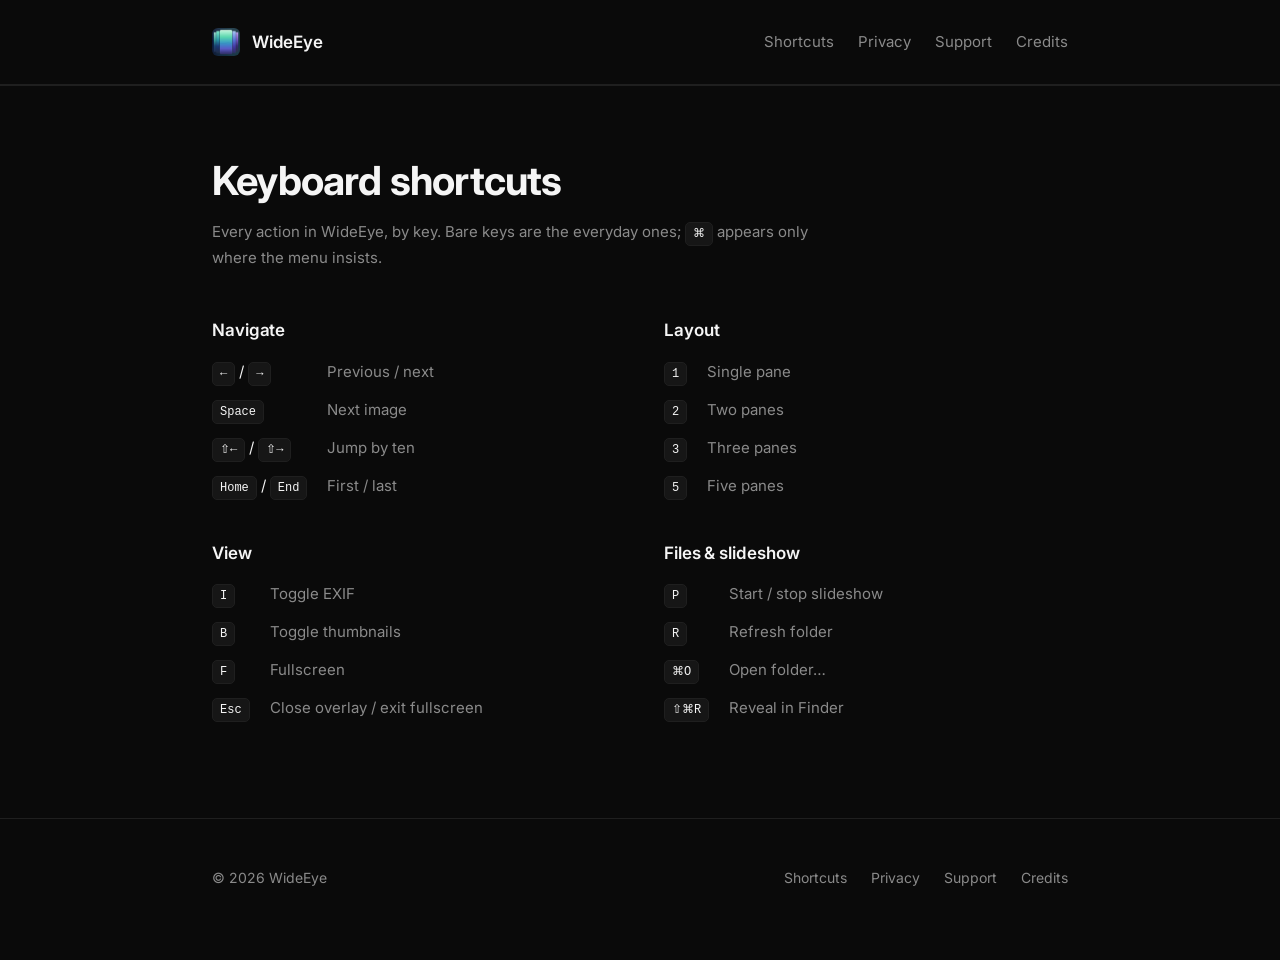
<file: shortcuts.html>
<!DOCTYPE html>
<html lang="en">
<head>
  <meta charset="UTF-8">
  <meta name="viewport" content="width=device-width, initial-scale=1.0">
  <title>Shortcuts — WideEye</title>
  <meta name="description" content="Every keyboard shortcut in WideEye, by group.">
  <link rel="icon" type="image/png" sizes="16x16" href="favicon-16.png">
  <link rel="icon" type="image/png" sizes="32x32" href="favicon-32.png">
  <link rel="icon" type="image/png" sizes="48x48" href="favicon-48.png">
  <link rel="apple-touch-icon" sizes="180x180" href="apple-touch-icon.png">
  <link rel="preconnect" href="https://fonts.googleapis.com">
  <link rel="preconnect" href="https://fonts.gstatic.com" crossorigin>
  <link href="https://fonts.googleapis.com/css2?family=Inter:wght@300;400;500;600;700&display=swap" rel="stylesheet">
  <link rel="stylesheet" href="styles.css">
  <meta property="og:title" content="Shortcuts — WideEye">
  <meta property="og:description" content="Every keyboard shortcut in WideEye, by group.">
  <meta property="og:image" content="https://getwideeye.com/og-image.png">
  <meta property="og:image:width" content="1200">
  <meta property="og:image:height" content="630">
  <meta property="og:image:type" content="image/png">
  <meta property="og:url" content="https://getwideeye.com/shortcuts.html">
  <meta name="twitter:card" content="summary_large_image">
</head>
<body>

<header class="site">
  <div class="wrap">
    <a href="/" class="brand">
      <img src="icon.png" alt="">
      WideEye
    </a>
    <nav>
      <a href="/shortcuts.html">Shortcuts</a>
      <a href="/privacy.html">Privacy</a>
      <a href="/support.html">Support</a>
      <a href="/credits.html">Credits</a>
    </nav>
  </div>
</header>

<main>
  <section class="shortcuts-page">
    <div class="wrap">
      <h1>Keyboard shortcuts</h1>
      <p class="meta">Every action in WideEye, by key. Bare keys are the everyday ones; <kbd>⌘</kbd> appears only where the menu insists.</p>
      <div class="shortcut-groups">
        <div class="shortcut-group">
          <h2>Navigate</h2>
          <dl>
            <dt><kbd>←</kbd> / <kbd>→</kbd></dt><dd>Previous / next</dd>
            <dt><kbd>Space</kbd></dt><dd>Next image</dd>
            <dt><kbd>⇧←</kbd> / <kbd>⇧→</kbd></dt><dd>Jump by ten</dd>
            <dt><kbd>Home</kbd> / <kbd>End</kbd></dt><dd>First / last</dd>
          </dl>
        </div>
        <div class="shortcut-group">
          <h2>Layout</h2>
          <dl>
            <dt><kbd>1</kbd></dt><dd>Single pane</dd>
            <dt><kbd>2</kbd></dt><dd>Two panes</dd>
            <dt><kbd>3</kbd></dt><dd>Three panes</dd>
            <dt><kbd>5</kbd></dt><dd>Five panes</dd>
          </dl>
        </div>
        <div class="shortcut-group">
          <h2>View</h2>
          <dl>
            <dt><kbd>I</kbd></dt><dd>Toggle EXIF</dd>
            <dt><kbd>B</kbd></dt><dd>Toggle thumbnails</dd>
            <dt><kbd>F</kbd></dt><dd>Fullscreen</dd>
            <dt><kbd>Esc</kbd></dt><dd>Close overlay / exit fullscreen</dd>
          </dl>
        </div>
        <div class="shortcut-group">
          <h2>Files &amp; slideshow</h2>
          <dl>
            <dt><kbd>P</kbd></dt><dd>Start / stop slideshow</dd>
            <dt><kbd>R</kbd></dt><dd>Refresh folder</dd>
            <dt><kbd>⌘O</kbd></dt><dd>Open folder…</dd>
            <dt><kbd>⇧⌘R</kbd></dt><dd>Reveal in Finder</dd>
          </dl>
        </div>
      </div>
    </div>
  </section>
</main>

<footer class="site">
  <div class="wrap">
    <div>© 2026 WideEye</div>
    <nav>
      <a href="/shortcuts.html">Shortcuts</a>
      <a href="/privacy.html">Privacy</a>
      <a href="/support.html">Support</a>
      <a href="/credits.html">Credits</a>
    </nav>
  </div>
</footer>

</body>
</html>
</file>
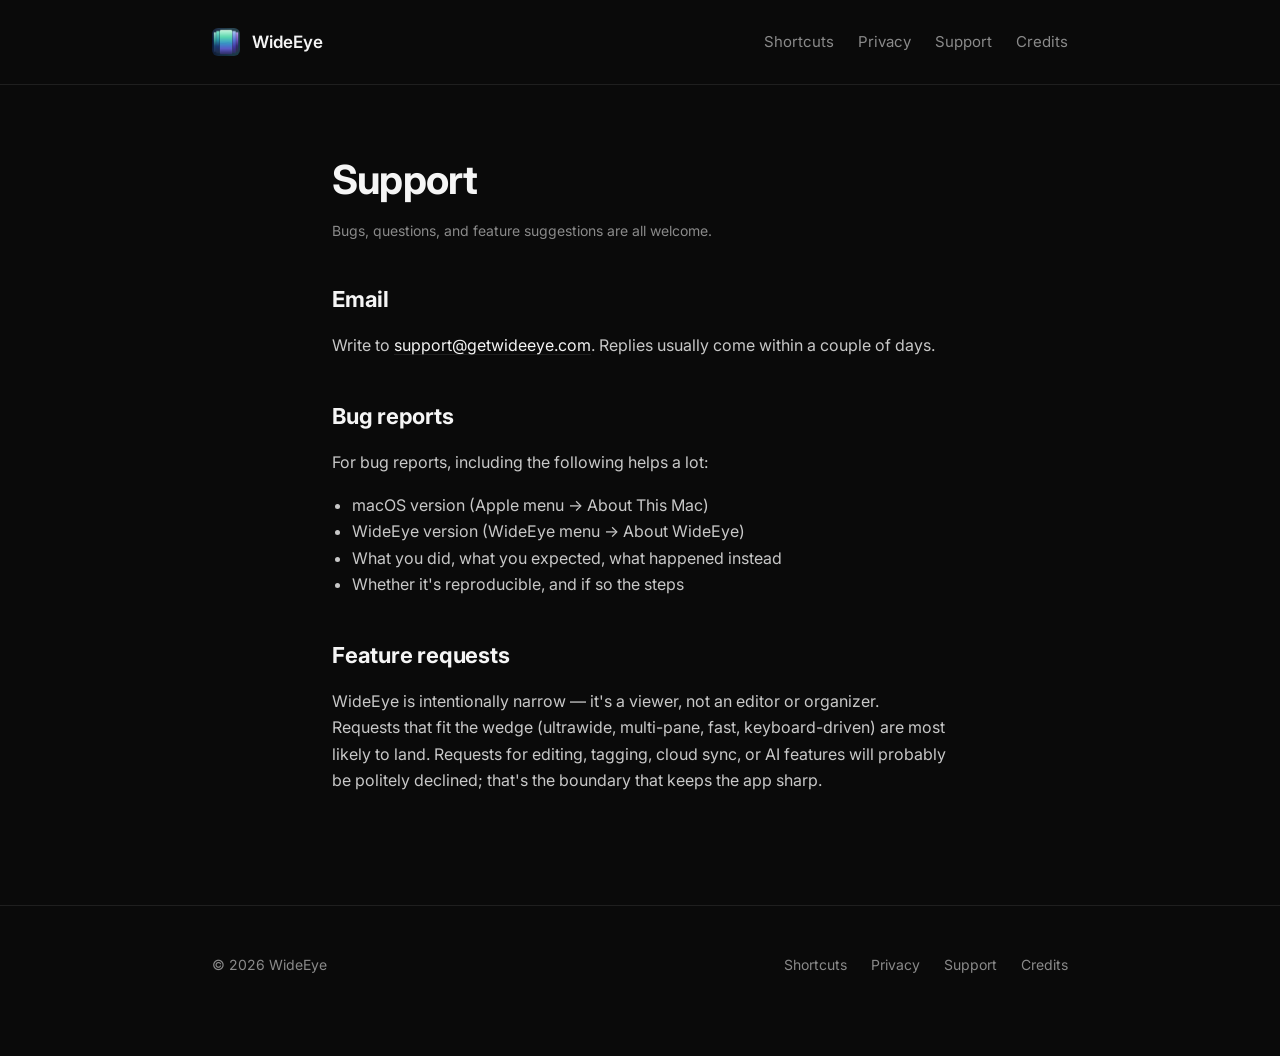
<file: support.html>
<!DOCTYPE html>
<html lang="en">
<head>
  <meta charset="UTF-8">
  <meta name="viewport" content="width=device-width, initial-scale=1.0">
  <title>Support — WideEye</title>
  <meta name="description" content="Get help with WideEye, report a bug, or send feedback.">
  <link rel="icon" type="image/png" sizes="16x16" href="favicon-16.png">
  <link rel="icon" type="image/png" sizes="32x32" href="favicon-32.png">
  <link rel="icon" type="image/png" sizes="48x48" href="favicon-48.png">
  <link rel="apple-touch-icon" sizes="180x180" href="apple-touch-icon.png">
  <link rel="preconnect" href="https://fonts.googleapis.com">
  <link rel="preconnect" href="https://fonts.gstatic.com" crossorigin>
  <link href="https://fonts.googleapis.com/css2?family=Inter:wght@300;400;500;600;700&display=swap" rel="stylesheet">
  <link rel="stylesheet" href="styles.css">
  <meta property="og:title" content="Support — WideEye">
  <meta property="og:description" content="Get help with WideEye, report a bug, or send feedback.">
  <meta property="og:image" content="https://getwideeye.com/og-image.png">
  <meta property="og:image:width" content="1200">
  <meta property="og:image:height" content="630">
  <meta property="og:image:type" content="image/png">
  <meta property="og:url" content="https://getwideeye.com/support.html">
  <meta name="twitter:card" content="summary_large_image">
</head>
<body>

<header class="site">
  <div class="wrap">
    <a href="/" class="brand">
      <img src="icon.png" alt="">
      WideEye
    </a>
    <nav>
      <a href="/shortcuts.html">Shortcuts</a>
      <a href="/privacy.html">Privacy</a>
      <a href="/support.html">Support</a>
      <a href="/credits.html">Credits</a>
    </nav>
  </div>
</header>

<article class="doc">
  <div class="wrap">
    <h1>Support</h1>
    <p class="meta">Bugs, questions, and feature suggestions are all welcome.</p>

    <h2>Email</h2>
    <p>Write to <a href="mailto:support@getwideeye.com">support@getwideeye.com</a>. Replies usually come within a couple of days.</p>

    <h2>Bug reports</h2>
    <p>For bug reports, including the following helps a lot:</p>
    <ul>
      <li>macOS version (Apple menu → About This Mac)</li>
      <li>WideEye version (WideEye menu → About WideEye)</li>
      <li>What you did, what you expected, what happened instead</li>
      <li>Whether it's reproducible, and if so the steps</li>
    </ul>

    <h2>Feature requests</h2>
    <p>WideEye is intentionally narrow — it's a viewer, not an editor or organizer. Requests that fit the wedge (ultrawide, multi-pane, fast, keyboard-driven) are most likely to land. Requests for editing, tagging, cloud sync, or AI features will probably be politely declined; that's the boundary that keeps the app sharp.</p>
  </div>
</article>

<footer class="site">
  <div class="wrap">
    <div>© 2026 WideEye</div>
    <nav>
      <a href="/shortcuts.html">Shortcuts</a>
      <a href="/privacy.html">Privacy</a>
      <a href="/support.html">Support</a>
      <a href="/credits.html">Credits</a>
    </nav>
  </div>
</footer>

</body>
</html>
</file>
<file: we-styles.css>
/* we-styles.css — component-level styles, layered on top of redesign.html base */

/* ───────── Hero stage (interactive multi-pane demo) ───────── */
.hero-stage {
  margin: 36px auto 0;
  max-width: var(--max-wide);
  padding: 0 32px;
  position: relative;
}
.hero-stage-caption {
  margin-top: 12px;
  display: flex;
  justify-content: space-between;
  align-items: center;
  font-size: 11px;
  color: var(--muted);
  letter-spacing: 0.04em;
}
/* The fake macOS "app" frame — chrome that mirrors WideEye's actual look */
.we-app {
  background: #050505;
  border-radius: 14px;
  border: 1px solid var(--line-2);
  box-shadow:
    0 60px 120px -40px rgba(232, 168, 124, 0.08),
    0 30px 80px -20px rgba(0, 0, 0, 0.7),
    inset 0 0.5px 0 rgba(255, 255, 255, 0.04);
  overflow: hidden;
  position: relative;
}

/* Real-screenshot stack — all 4 layouts cross-fade in place */
.we-screenshot-stack {
  position: relative;
  width: 100%;
  aspect-ratio: 6016 / 2222;
  background: #000;
  overflow: hidden;
}
.we-screenshot {
  position: absolute;
  inset: 0;
  width: 100%;
  height: 100%;
  object-fit: cover;
  object-position: center;
  opacity: 0;
  transition: opacity 0.55s cubic-bezier(0.22, 1, 0.36, 1);
  pointer-events: none;
  user-select: none;
}
.we-screenshot[data-active="true"] {
  opacity: 1;
}
/* Floating pane-count controls overlaid on the screenshot */
/* "Try: Press 1 2 3 5" row under the hero screenshot — the call-to-action */
.hero-try {
  margin-top: 14px;
  display: flex;
  align-items: center;
  gap: 10px;
  font-size: 12px;
  color: var(--muted);
  white-space: nowrap;
}
.hero-try-key {
  background: transparent;
  border: 1px solid var(--line-2);
  color: var(--muted);
  padding: 4px 8px;
  border-radius: 6px;
  cursor: pointer;
  font-family: inherit;
  font-size: 11px;
  transition: all 0.15s ease;
}
.hero-try-key kbd {
  font-size: 11px; padding: 0; min-width: 0;
  background: transparent; border: 0; color: inherit;
}
.hero-try-key:hover { border-color: var(--muted); color: var(--fg); }
.hero-try-key[data-active="true"] {
  background: var(--accent);
  color: #0a0a0a;
  border-color: var(--accent);
}

.we-statusbar { display: none; }

/* ───────── Logo bar ───────── */
.logobar {
  padding: 16px 0;
  border-top: 1px solid var(--line);
  border-bottom: 1px solid var(--line);
}
.logobar-inner {
  display: flex;
  align-items: center;
  justify-content: center;
  gap: 56px;
  flex-wrap: wrap;
  font-family: "JetBrains Mono", monospace;
  font-size: 11px;
  color: var(--muted-2);
  letter-spacing: 0.08em;
  text-transform: uppercase;
}
.logobar-inner b { color: var(--muted); font-weight: 500; }
.logobar-inner .dot { width: 4px; height: 4px; border-radius: 50%; background: var(--line-2); }

/* ───────── Features ───────── */
.feat-grid {
  display: grid;
  grid-template-columns: repeat(12, 1fr);
  gap: 16px;
}
.feat-card {
  grid-column: span 6;
  background: var(--bg-1);
  border: 1px solid var(--line);
  border-radius: 14px;
  padding: 20px;
  position: relative;
  overflow: hidden;
  display: flex;
  flex-direction: column;
}
.feat-card.large { grid-column: span 12; }
.feat-card.tall { grid-column: span 6; grid-row: span 2; }
.feat-card.small { grid-column: span 3; padding: 18px; }
.feat-num {
  font-family: "JetBrains Mono", monospace;
  font-size: 11px;
  letter-spacing: 0.1em;
  color: var(--muted-2);
  margin-bottom: 10px;
}
.feat-title {
  font-size: 22px;
  letter-spacing: -0.02em;
  font-weight: 600;
  margin: 0 0 8px;
  line-height: 1.1;
}
.feat-card.small .feat-title { font-size: 17px; }
.feat-desc {
  color: var(--fg-2);
  font-size: 14px;
  line-height: 1.5;
  margin: 0;
  max-width: 460px;
}
.feat-card.small .feat-desc { font-size: 13px; color: var(--muted); }
.feat-visual {
  margin-top: 16px;
  padding-top: 4px;
  position: relative;
  flex: 1;
  display: flex;
  align-items: flex-end;
}

.feat-credit {
  margin-top: 10px;
  font-size: 11px;
  color: var(--muted-2);
  letter-spacing: 0.04em;
}
.feat-credit a {
  color: inherit;
  text-decoration: none;
  border-bottom: 1px solid rgba(255,255,255,0.08);
  padding-bottom: 1px;
  transition: color 0.15s, border-color 0.15s;
}
.feat-credit a:hover {
  color: var(--fg-2);
  border-bottom-color: var(--line-2);
}

/* Mini multi-pane demo — real screenshots, cross-faded */
.mini-pane-wrap {
  width: 100%;
  position: relative;
  aspect-ratio: 6016 / 2222;
  background: #050505;
  border-radius: 8px;
  border: 1px solid var(--line);
  overflow: hidden;
}
.mini-pane-img {
  position: absolute; inset: 0;
  width: 100%; height: 100%;
  object-fit: cover;
  opacity: 0;
  transition: opacity 0.4s ease;
  user-select: none;
  pointer-events: none;
}
.mini-pane-img[data-active="true"] { opacity: 1; }
.mini-pane-label {
  position: absolute;
  bottom: 8px; right: 10px;
  font-size: 10px;
  color: var(--accent);
  background: color-mix(in oklab, var(--accent) 12%, transparent);
  padding: 3px 8px;
  border-radius: 999px;
  border: 1px solid color-mix(in oklab, var(--accent) 25%, transparent);
}

/* Keyboard demo */
.kbd-demo {
  display: flex;
  flex-direction: column;
  gap: 8px;
  width: 100%;
  font-family: "JetBrains Mono", monospace;
  font-size: 11px;
}
.kbd-demo-row {
  display: flex;
  align-items: center;
  justify-content: space-between;
  padding: 8px 12px;
  background: #050505;
  border: 1px solid var(--line);
  border-radius: 8px;
  color: var(--muted);
}
.kbd-demo-row .keys { display: flex; gap: 4px; }
.kbd-demo-row[data-pulsing="true"] {
  border-color: var(--accent);
  color: var(--fg);
}

/* EXIF demo */
.exif-demo {
  width: 100%;
  background: #050505;
  border: 1px solid var(--line);
  border-radius: 8px;
  padding: 16px;
  font-family: "JetBrains Mono", monospace;
  font-size: 11px;
  display: grid;
  grid-template-columns: 1fr 1fr;
  gap: 8px 24px;
  color: var(--muted);
}
.exif-demo .row { display: flex; justify-content: space-between; }
.exif-demo .v { color: var(--fg-2); }

/* ───────── Manifesto (What it doesn't do) ───────── */
.manifesto {
  background: linear-gradient(180deg, #0a0a0a, #060606);
}
.manifesto-grid {
  display: grid;
  grid-template-columns: minmax(280px, 0.7fr) 1.3fr;
  gap: 64px;
  align-items: start;
}
.manifesto-list {
  list-style: none;
  padding: 0;
  margin: 0;
  display: flex;
  flex-direction: column;
  gap: 0;
  border-top: 1px solid var(--line);
}
.manifesto-list li {
  display: grid;
  grid-template-columns: 60px 1fr auto;
  align-items: baseline;
  padding: 14px 0;
  border-bottom: 1px solid var(--line);
  gap: 24px;
}
.manifesto-list .num {
  font-family: "JetBrains Mono", monospace;
  font-size: 11px;
  color: var(--muted-2);
  letter-spacing: 0.06em;
}
.manifesto-list .strike {
  font-size: 18px;
  letter-spacing: -0.01em;
  color: var(--fg-2);
  text-decoration: line-through;
  text-decoration-color: color-mix(in oklab, var(--accent) 70%, transparent);
  text-decoration-thickness: 1.5px;
  font-weight: 400;
}
.manifesto-list .why {
  font-family: "JetBrains Mono", monospace;
  font-size: 11px;
  color: var(--muted);
  text-align: right;
  max-width: 200px;
}
.manifesto-aside {
  position: sticky;
  top: 120px;
}
.manifesto-aside .quote {
  font-family: "Instrument Serif", Georgia, serif;
  font-style: italic;
  font-size: 28px;
  line-height: 1.15;
  letter-spacing: -0.01em;
  color: var(--fg);
  margin: 0 0 18px;
}
.manifesto-aside .quote .accent { color: var(--accent); }
.manifesto-aside .credit {
  font-family: "JetBrains Mono", monospace;
  font-size: 11px;
  color: var(--muted);
  letter-spacing: 0.04em;
}

@media (max-width: 900px) {
  .manifesto-grid { grid-template-columns: 1fr; gap: 40px; }
  .feat-card, .feat-card.large, .feat-card.tall, .feat-card.small { grid-column: span 12; grid-row: auto; min-height: 280px; }
  .manifesto-list li { grid-template-columns: 40px 1fr; }
  .manifesto-list .why { display: none; }
  .we-canvas { height: 240px; padding: 12px 4px; }
  .we-titlebar-center { display: none; }
  .we-status-left { display: none; }
}

/* ───────── Shortcut keyboard map ───────── */
.kbmap {
  background: #060606;
  border: 1px solid var(--line);
  border-radius: 14px;
  padding: 40px;
  display: flex;
  flex-direction: column;
  gap: 32px;
}
.kbmap-rows {
  display: flex;
  flex-direction: column;
  gap: 8px;
  align-items: center;
}
.kbmap-row { display: flex; gap: 8px; }
.kbmap-key {
  min-width: 48px;
  height: 48px;
  padding: 0 14px;
  border-radius: 8px;
  background: #161616;
  border: 1px solid var(--line-2);
  border-bottom-width: 3px;
  display: flex;
  align-items: center;
  justify-content: center;
  font-family: "JetBrains Mono", monospace;
  font-size: 13px;
  color: var(--fg-2);
  cursor: pointer;
  transition: all 0.15s ease;
  position: relative;
}
.kbmap-key.wide { min-width: 120px; }
.kbmap-key.xwide { min-width: 240px; }
.kbmap-key.mod { background: #0d0d0d; color: var(--muted); }
.kbmap-key:hover, .kbmap-key.active {
  background: var(--accent);
  color: #0a0a0a;
  border-color: var(--accent);
  transform: translateY(1px);
  border-bottom-width: 1px;
}
.kbmap-key .badge {
  position: absolute;
  top: -6px; right: -6px;
  background: var(--accent);
  color: #0a0a0a;
  font-size: 9px;
  padding: 2px 5px;
  border-radius: 3px;
  font-weight: 600;
}
.kbmap-readout {
  text-align: center;
  font-family: "JetBrains Mono", monospace;
  font-size: 13px;
  color: var(--muted);
  min-height: 22px;
}
.kbmap-readout .accent { color: var(--accent); }

/* Side-by-side shortcuts + privacy */
.sp-grid {
  display: grid;
  grid-template-columns: 1.45fr 1fr;
  gap: 56px;
  align-items: stretch;
}
.sp-grid > div { display: flex; flex-direction: column; }
.privacy-diagram {
  display: grid;
  grid-template-columns: 1fr auto 1fr auto 1fr;
  align-items: center;
  gap: 8px;
  font-family: "JetBrains Mono", monospace;
  font-size: 11px;
  color: var(--muted);
  max-width: 520px;
}
.privacy-diagram .node {
  border: 1px solid var(--line-2);
  background: var(--bg-1);
  padding: 14px 10px;
  border-radius: 10px;
  letter-spacing: 0.06em;
  text-transform: uppercase;
  text-align: center;
}
.privacy-diagram .node.live { border-color: var(--accent); color: var(--accent); }
.privacy-diagram .node.dead { opacity: 0.4; text-decoration: line-through; }
.privacy-diagram .arrow { color: var(--muted-2); font-size: 14px; text-align: center; position: relative; }
.privacy-diagram .arrow.x::after {
  content: "✕"; color: #b14a4a;
  position: absolute; left: 50%; top: 50%;
  transform: translate(-50%, -50%);
  font-size: 12px;
  background: var(--bg);
  padding: 0 4px;
}
@media (max-width: 900px) {
  .sp-grid { grid-template-columns: 1fr; gap: 32px; }
  .privacy-diagram { grid-template-columns: 1fr; }
  .privacy-diagram .arrow { transform: rotate(90deg); }
}

/* Network log — verifiable privacy claim */
.netlog {
  margin-top: 18px;
  border: 1px solid var(--line-2);
  border-radius: 10px;
  background: #060606;
  overflow: hidden;
  max-width: 520px;
  display: flex;
  flex-direction: column;
}
.netlog-row {
  display: flex;
  justify-content: space-between;
  align-items: center;
  padding: 8px 14px;
  font-size: 12px;
  color: var(--fg-2);
}
.netlog-body { padding: 0; display: block; }
.netlog-head {
  display: flex;
  align-items: center;
  gap: 10px;
  padding: 10px 14px;
  border-bottom: 1px solid var(--line);
  background: #0a0a0a;
  font-size: 11px;
  color: var(--muted);
}
.netlog-head .dot {
  width: 8px; height: 8px; border-radius: 999px;
  background: #4ec27a;
  box-shadow: 0 0 8px color-mix(in oklab, #4ec27a 60%, transparent);
}
.netlog-head .netlog-meta { margin-left: auto; color: var(--muted-2); font-size: 10px; letter-spacing: 0.06em; text-transform: uppercase; }
.netlog-body { padding: 8px 0; }
.netlog-row {
  display: flex;
  justify-content: space-between;
  align-items: center;
  padding: 8px 14px;
  font-size: 12px;
  color: var(--fg-2);
}
.netlog-row + .netlog-row { border-top: 1px dashed var(--line); }
.netlog-row .k { color: var(--muted); letter-spacing: 0.02em; }
.netlog-row .v { color: var(--fg); font-weight: 500; }
.netlog-row .v.zero { color: #4ec27a; font-variant-numeric: tabular-nums; }

.privacy-line {
  text-align: center;
  padding: 16px 0;
}
.privacy-line h2 {
  font-size: clamp(32px, 4.5vw, 56px);
  letter-spacing: -0.03em;
  line-height: 1.05;
  font-weight: 600;
  margin: 0 0 16px;
}
.privacy-line h2 .serif { color: var(--accent); }
.privacy-line .diagram {
  margin: 36px auto 0;
  max-width: 760px;
  display: grid;
  grid-template-columns: 1fr auto 1fr auto 1fr;
  align-items: center;
  gap: 12px;
  font-family: "JetBrains Mono", monospace;
  font-size: 11px;
  color: var(--muted);
}
.privacy-line .node {
  border: 1px solid var(--line-2);
  background: var(--bg-1);
  padding: 16px 12px;
  border-radius: 10px;
  letter-spacing: 0.06em;
  text-transform: uppercase;
}
.privacy-line .node.live { border-color: var(--accent); color: var(--accent); }
.privacy-line .node.dead {
  opacity: 0.4;
  text-decoration: line-through;
  text-decoration-color: var(--muted);
}
.privacy-line .arrow { color: var(--muted-2); font-size: 16px; }
.privacy-line .arrow.x { color: #5a3030; position: relative; }
.privacy-line .arrow.x::after {
  content: "✕"; color: #b14a4a;
  position: absolute; left: 50%; top: 50%;
  transform: translate(-50%, -50%);
  font-size: 14px;
  background: var(--bg);
  padding: 0 4px;
}

.cta-block {
  text-align: center;
  padding: 40px 0;
  position: relative;
  overflow: hidden;
}
.cta-block::before {
  content: "";
  position: absolute; inset: 0;
  background: radial-gradient(ellipse 800px 400px at 50% 50%, color-mix(in oklab, var(--accent) 14%, transparent), transparent 60%);
  pointer-events: none;
}
.cta-block .inner { position: relative; }
.cta-block h2 {
  font-size: clamp(32px, 5vw, 60px);
  letter-spacing: -0.03em;
  line-height: 1.02;
  font-weight: 600;
  margin: 0 0 16px;
}
.cta-block h2 .serif { color: var(--accent); }
.cta-block p {
  color: var(--fg-2);
  font-size: 16px;
  max-width: 480px;
  margin: 0 auto 24px;
  line-height: 1.5;
}
.cta-form {
  display: inline-flex;
  background: var(--bg-1);
  border: 1px solid var(--line-2);
  border-radius: 999px;
  padding: 6px 6px 6px 22px;
  align-items: center;
  gap: 12px;
  max-width: 100%;
}
.cta-form input {
  background: transparent;
  border: 0;
  color: var(--fg);
  outline: none;
  font: inherit;
  width: 280px;
  font-size: 14px;
}
.cta-form input::placeholder { color: var(--muted); }
.cta-form button {
  background: var(--accent);
  color: #0a0a0a;
  border: 0;
  padding: 12px 22px;
  border-radius: 999px;
  font: inherit;
  font-weight: 500;
  cursor: pointer;
  transition: background 0.15s ease;
}
.cta-form button:hover { background: var(--accent-2); }
.cta-fineprint {
  margin-top: 18px;
  font-family: "JetBrains Mono", monospace;
  font-size: 11px;
  color: var(--muted-2);
  letter-spacing: 0.04em;
}

@media (max-width: 720px) {
  .cta-form { flex-direction: column; padding: 12px; border-radius: 14px; }
  .cta-form input { width: 100%; padding: 8px; }
  .cta-form button { width: 100%; }
  .privacy-line .diagram { grid-template-columns: 1fr; }
  .privacy-line .arrow { transform: rotate(90deg); }
  .kbmap { padding: 20px 12px; }
  .kbmap-key { min-width: 36px; height: 40px; padding: 0 8px; font-size: 12px; }
  .kbmap-key.wide { min-width: 80px; }
  .kbmap-key.xwide { min-width: 160px; }
}
</file>
<file: styles.css>
:root {
  --bg: #0a0a0a;
  --fg: #f5f5f5;
  --muted: #8a8a8a;
  --line: #1f1f1f;
  --accent: #e8a87c;
  --max: 920px;
}

* { box-sizing: border-box; }

html, body {
  margin: 0;
  padding: 0;
  background: var(--bg);
  color: var(--fg);
  font-family: "Inter", -apple-system, BlinkMacSystemFont, "SF Pro Text", system-ui, sans-serif;
  font-size: 17px;
  line-height: 1.55;
  -webkit-font-smoothing: antialiased;
  text-rendering: optimizeLegibility;
}

a {
  color: var(--fg);
  text-decoration: underline;
  text-decoration-color: var(--line);
  text-underline-offset: 3px;
  transition: text-decoration-color 0.15s ease;
}
a:hover { text-decoration-color: var(--accent); }

.wrap {
  max-width: var(--max);
  margin: 0 auto;
  padding: 0 32px;
}

header.site {
  padding: 28px 0;
  border-bottom: 1px solid var(--line);
}
header.site .wrap {
  display: flex;
  align-items: center;
  justify-content: space-between;
}
header.site a.brand {
  display: flex;
  align-items: center;
  gap: 12px;
  text-decoration: none;
  font-weight: 600;
  letter-spacing: -0.01em;
}
header.site a.brand img {
  width: 28px;
  height: 28px;
  border-radius: 6px;
}
header.site nav {
  display: flex;
  gap: 24px;
  font-size: 15px;
  color: var(--muted);
}
header.site nav a {
  color: var(--muted);
  text-decoration: none;
}
header.site nav a:hover { color: var(--fg); }

.hero {
  padding: 88px 0 72px;
  text-align: center;
}
.hero img.icon {
  width: 120px;
  height: 120px;
  border-radius: 24px;
  margin-bottom: 32px;
  box-shadow: 0 20px 60px rgba(0,0,0,0.6);
}
.hero h1 {
  font-size: 56px;
  line-height: 1.05;
  letter-spacing: -0.03em;
  font-weight: 700;
  margin: 0 0 20px;
}
.hero .tag {
  font-size: 22px;
  color: var(--muted);
  max-width: 560px;
  margin: 0 auto 36px;
  line-height: 1.4;
}
.hero .cta {
  display: inline-block;
  padding: 14px 28px;
  background: var(--fg);
  color: var(--bg);
  border-radius: 999px;
  text-decoration: none;
  font-weight: 600;
  font-size: 15px;
  letter-spacing: -0.005em;
}
.hero .cta.disabled {
  background: transparent;
  color: var(--muted);
  border: 1px solid var(--line);
  cursor: default;
}
.hero-shot {
  max-width: 1200px;
  margin: 56px auto 0;
  padding: 0 32px;
}
.hero-shot img {
  width: 100%;
  height: auto;
  display: block;
}

section {
  padding: 64px 0;
  border-top: 1px solid var(--line);
}
section h2 {
  font-size: 32px;
  letter-spacing: -0.02em;
  font-weight: 600;
  margin: 0 0 8px;
}
section .sub {
  color: var(--muted);
  margin: 0 0 40px;
  font-size: 17px;
}

.features {
  display: grid;
  grid-template-columns: repeat(2, 1fr);
  gap: 32px 48px;
}
.feature h3 {
  margin: 0 0 8px;
  font-size: 17px;
  font-weight: 600;
  letter-spacing: -0.005em;
}
.feature p {
  margin: 0;
  color: var(--muted);
  font-size: 15px;
  line-height: 1.55;
}

.boundaries {
  background: transparent;
}
.boundaries ul {
  list-style: none;
  padding: 0;
  margin: 0;
  display: grid;
  grid-template-columns: repeat(2, 1fr);
  gap: 12px 48px;
  color: var(--muted);
  font-size: 15px;
}
.boundaries li::before {
  content: "—  ";
  color: var(--line);
}

.shortcuts .key-row {
  display: flex;
  flex-wrap: wrap;
  gap: 10px;
  margin: 8px 0 28px;
}
.shortcuts .key-row kbd {
  font-size: 14px;
  padding: 9px 13px;
  min-width: 36px;
}
.shortcuts .more {
  margin: 0;
  font-size: 15px;
  color: var(--muted);
}
.shortcuts .more a {
  color: var(--muted);
  text-decoration: none;
}
.shortcuts .more a:hover { color: var(--fg); }

.shortcuts-page {
  padding: 64px 0 96px;
}
.shortcuts-page h1 {
  font-size: 40px;
  letter-spacing: -0.02em;
  font-weight: 700;
  margin: 0 0 8px;
}
.shortcuts-page .meta {
  color: var(--muted);
  font-size: 15px;
  max-width: 640px;
  margin: 0 0 48px;
}

.shortcut-groups {
  display: grid;
  grid-template-columns: repeat(2, 1fr);
  gap: 40px 48px;
}
.shortcut-group :is(h2, h3) {
  margin: 0 0 16px;
  font-size: 17px;
  font-weight: 600;
  letter-spacing: -0.005em;
}
.shortcut-group dl {
  margin: 0;
  display: grid;
  grid-template-columns: auto 1fr;
  gap: 12px 20px;
  align-items: baseline;
  font-size: 15px;
}
.shortcut-group dt {
  white-space: nowrap;
  color: var(--fg);
}
.shortcut-group dd {
  margin: 0;
  color: var(--muted);
}
kbd {
  display: inline-block;
  font-family: ui-monospace, "SF Mono", Menlo, monospace;
  font-size: 12px;
  line-height: 1;
  padding: 5px 7px;
  min-width: 22px;
  text-align: center;
  background: #161616;
  border: 1px solid var(--line);
  border-radius: 5px;
  color: var(--fg);
}

footer.site {
  padding: 48px 0 80px;
  border-top: 1px solid var(--line);
  color: var(--muted);
  font-size: 14px;
}
footer.site .wrap {
  display: flex;
  justify-content: space-between;
  align-items: center;
  flex-wrap: wrap;
  gap: 16px;
}
footer.site nav {
  display: flex;
  gap: 24px;
}
footer.site a {
  color: var(--muted);
  text-decoration: none;
}
footer.site a:hover { color: var(--fg); }

article.doc {
  padding: 64px 0 96px;
  max-width: 680px;
  margin: 0 auto;
}
article.doc h1 {
  font-size: 40px;
  letter-spacing: -0.02em;
  margin: 0 0 8px;
}
article.doc .meta {
  color: var(--muted);
  font-size: 14px;
  margin: 0 0 40px;
}
article.doc h2 {
  font-size: 22px;
  letter-spacing: -0.01em;
  margin: 40px 0 12px;
}
article.doc p, article.doc li {
  color: #c8c8c8;
  font-size: 16px;
  line-height: 1.65;
}
article.doc ul { padding-left: 20px; }

@media (max-width: 640px) {
  .hero { padding: 56px 0 48px; }
  .hero h1 { font-size: 40px; }
  .hero .tag { font-size: 18px; }
  .hero-shot { margin: 32px auto 0; padding: 0 16px; }
  .features, .boundaries ul, .shortcut-groups { grid-template-columns: 1fr; }
  section { padding: 48px 0; }
  article.doc h1 { font-size: 32px; }
}
</file>
